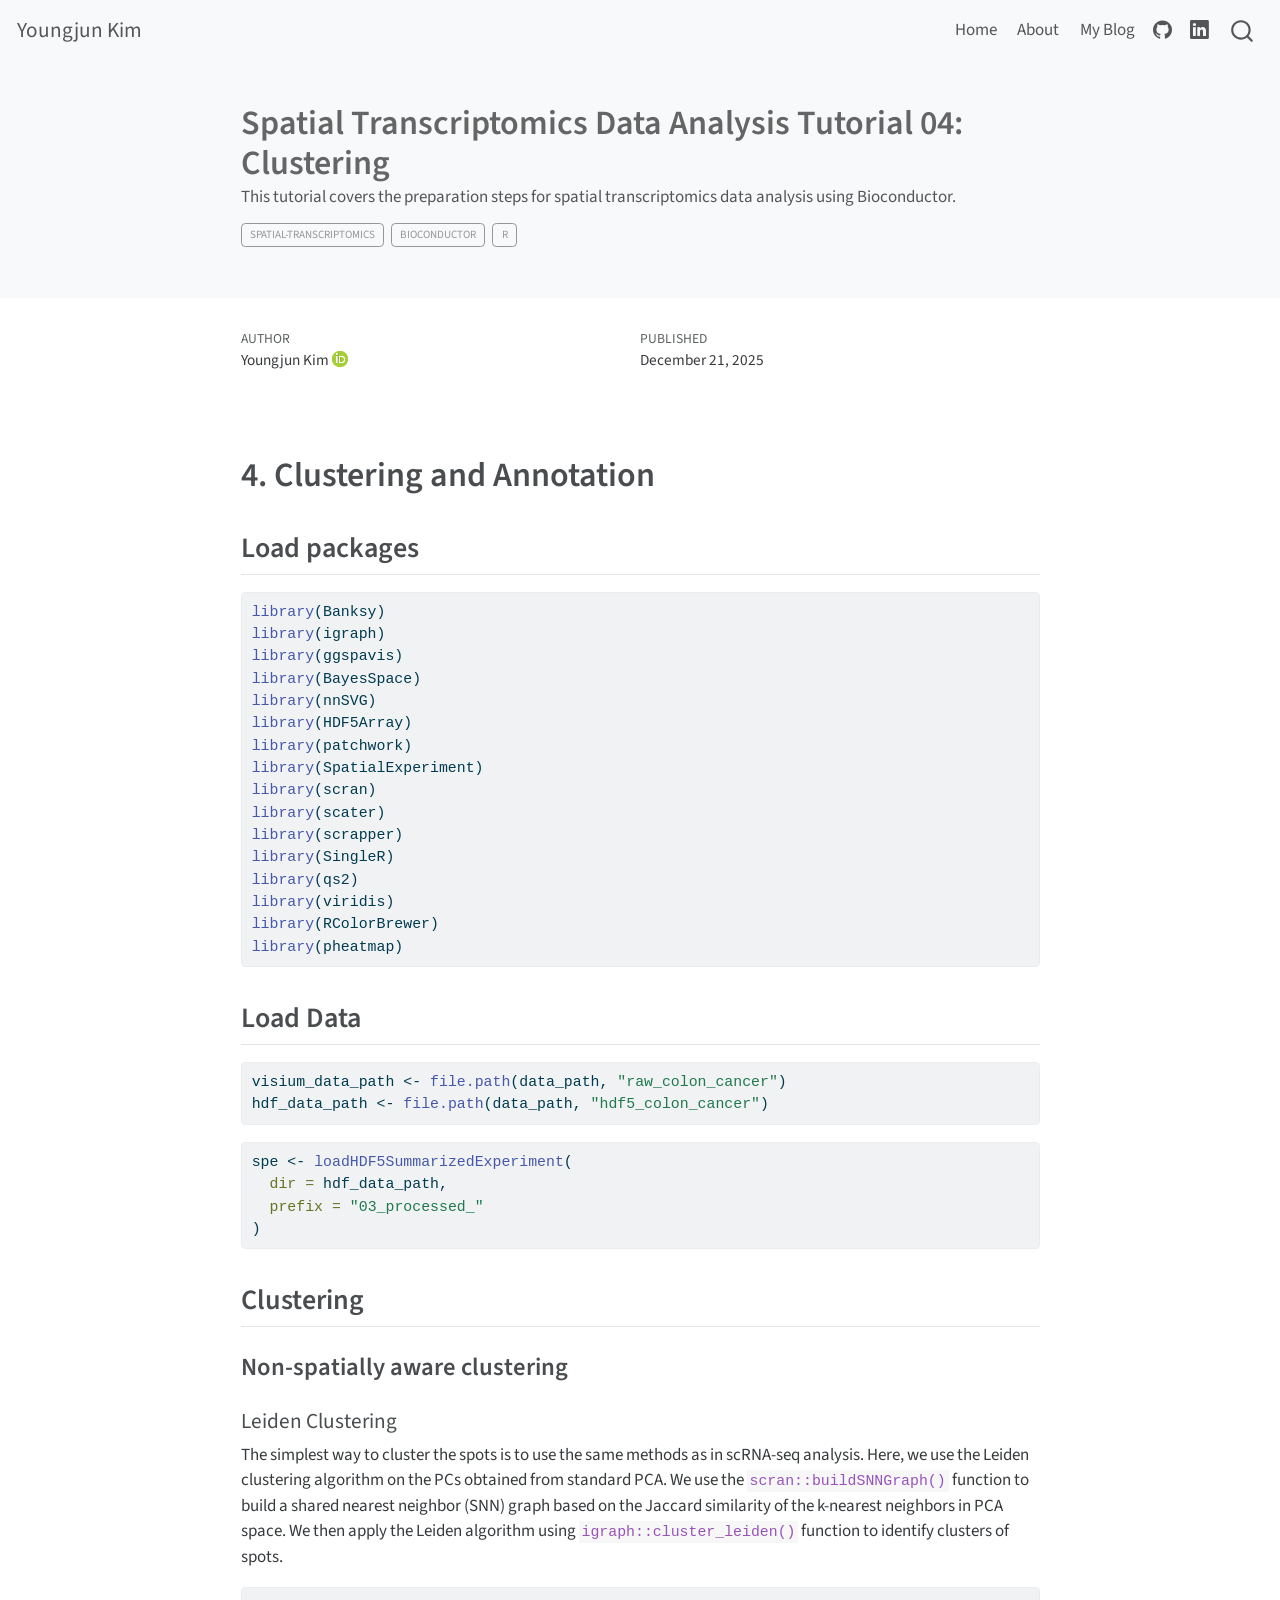
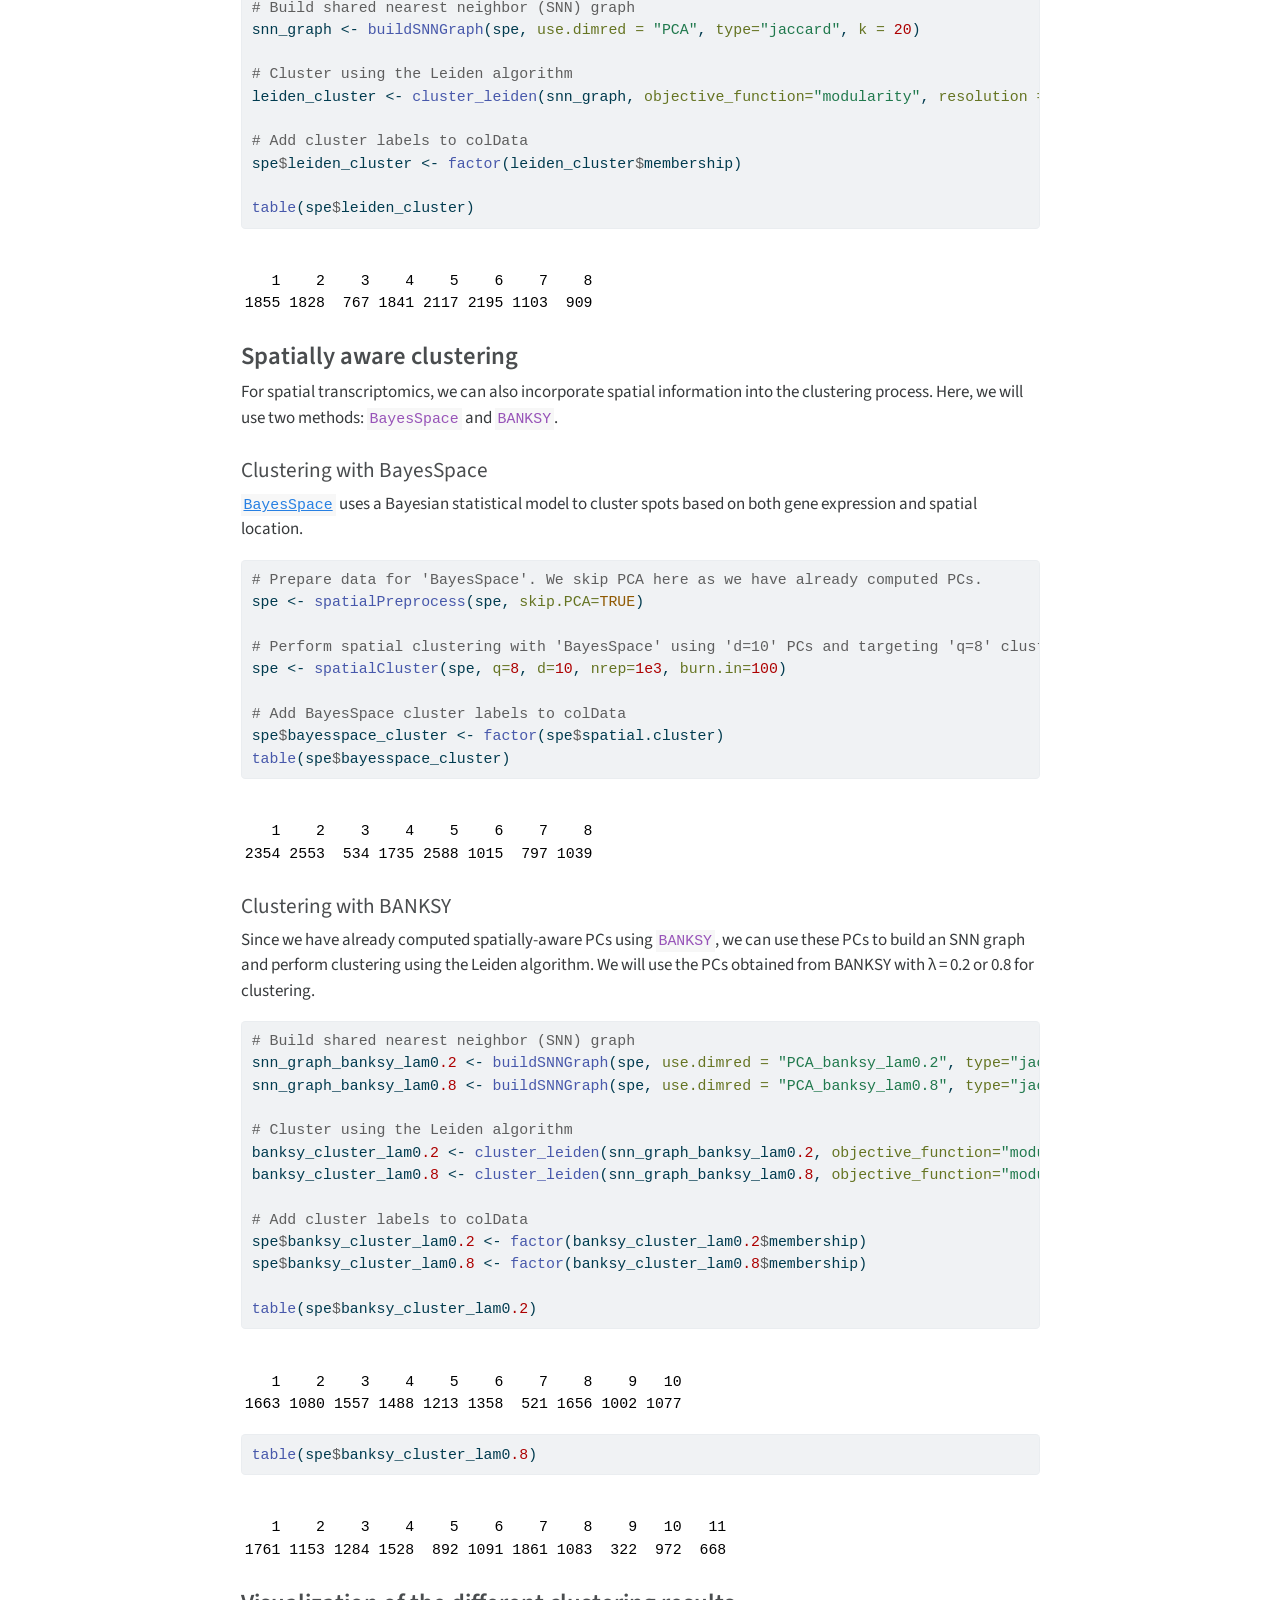
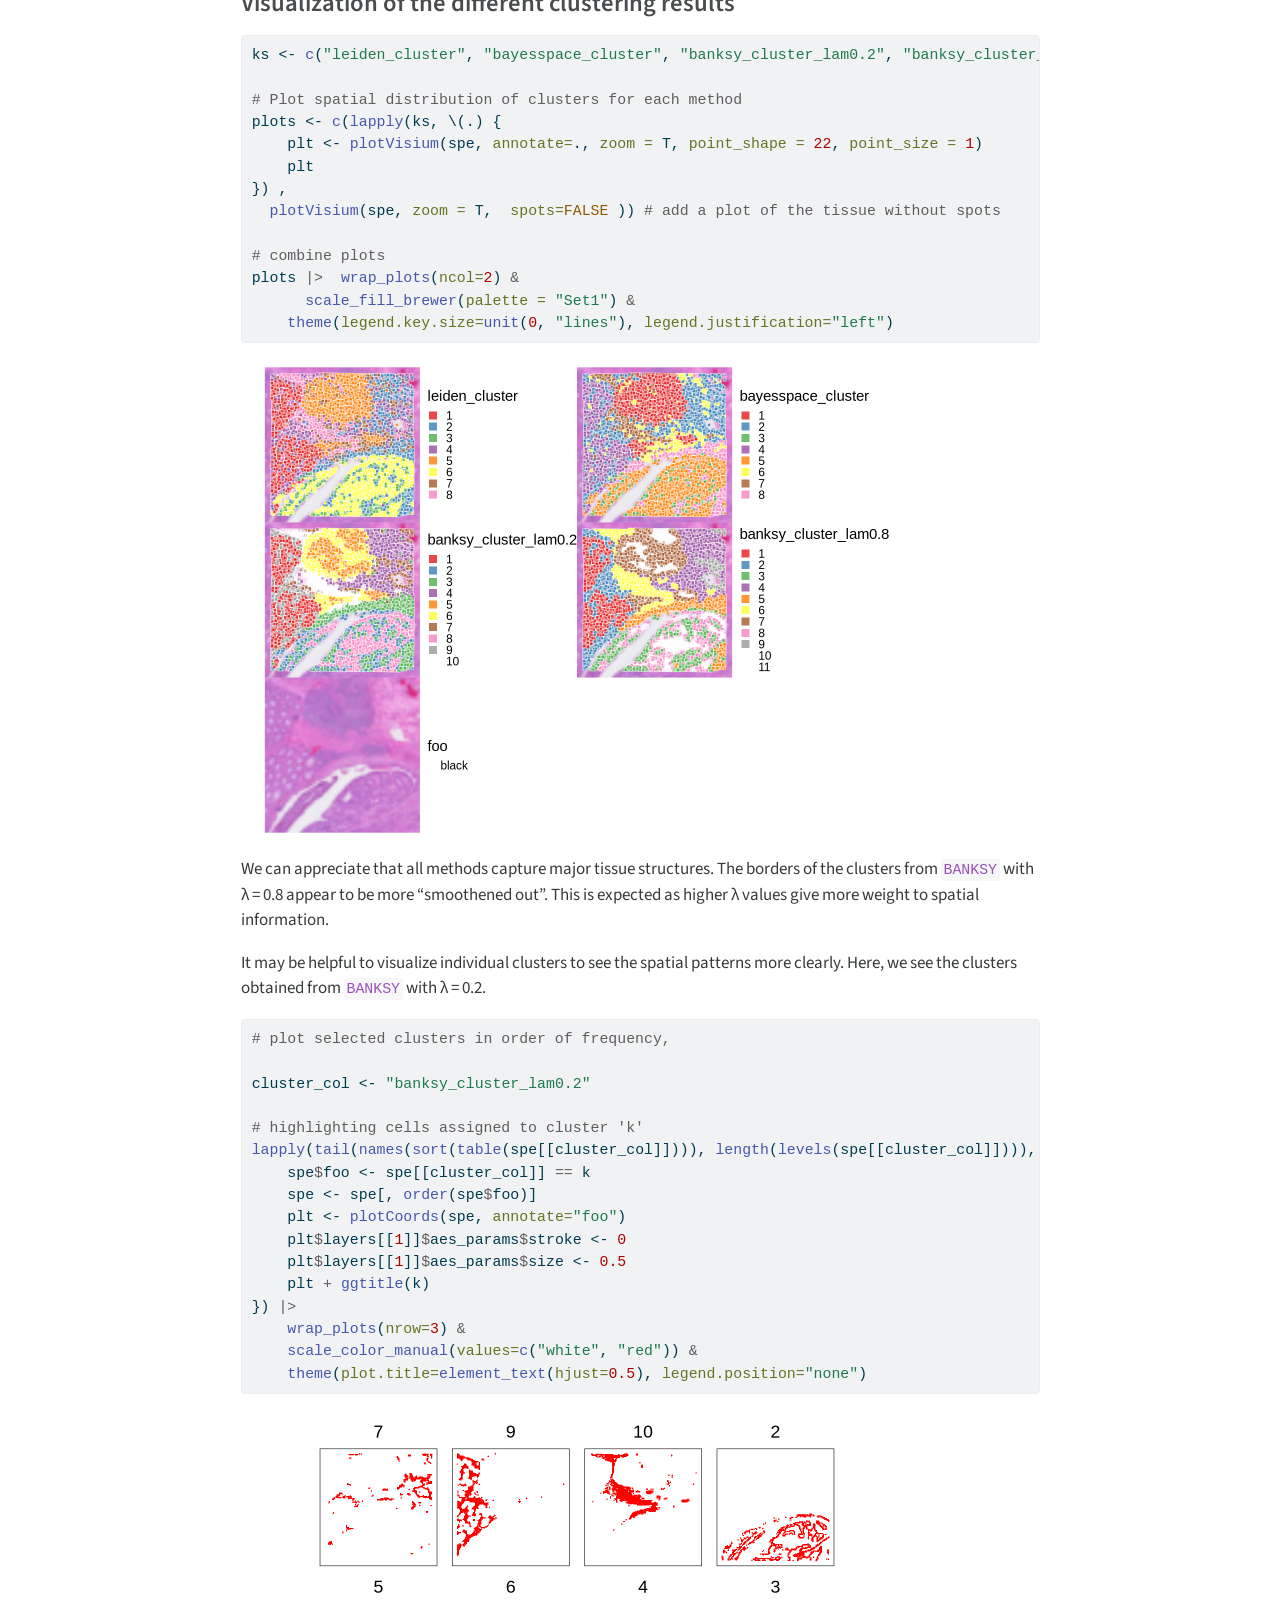
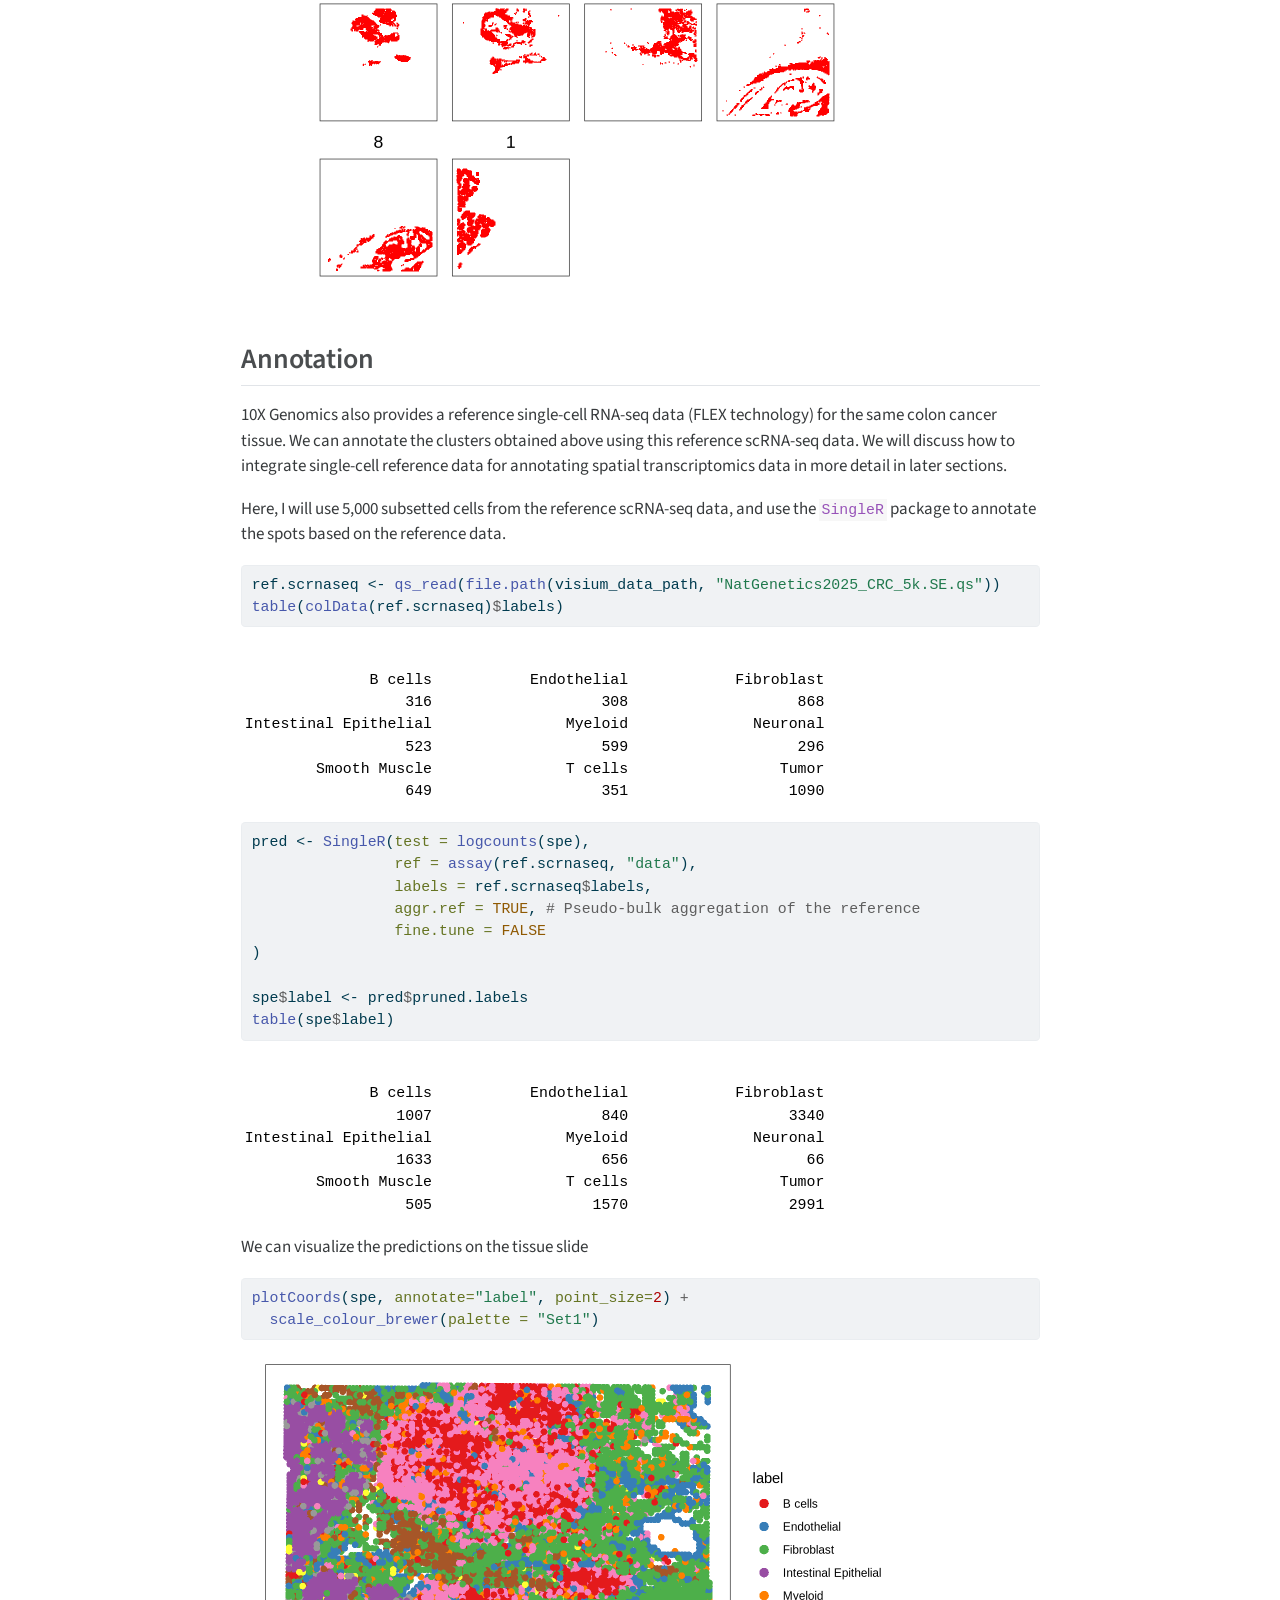
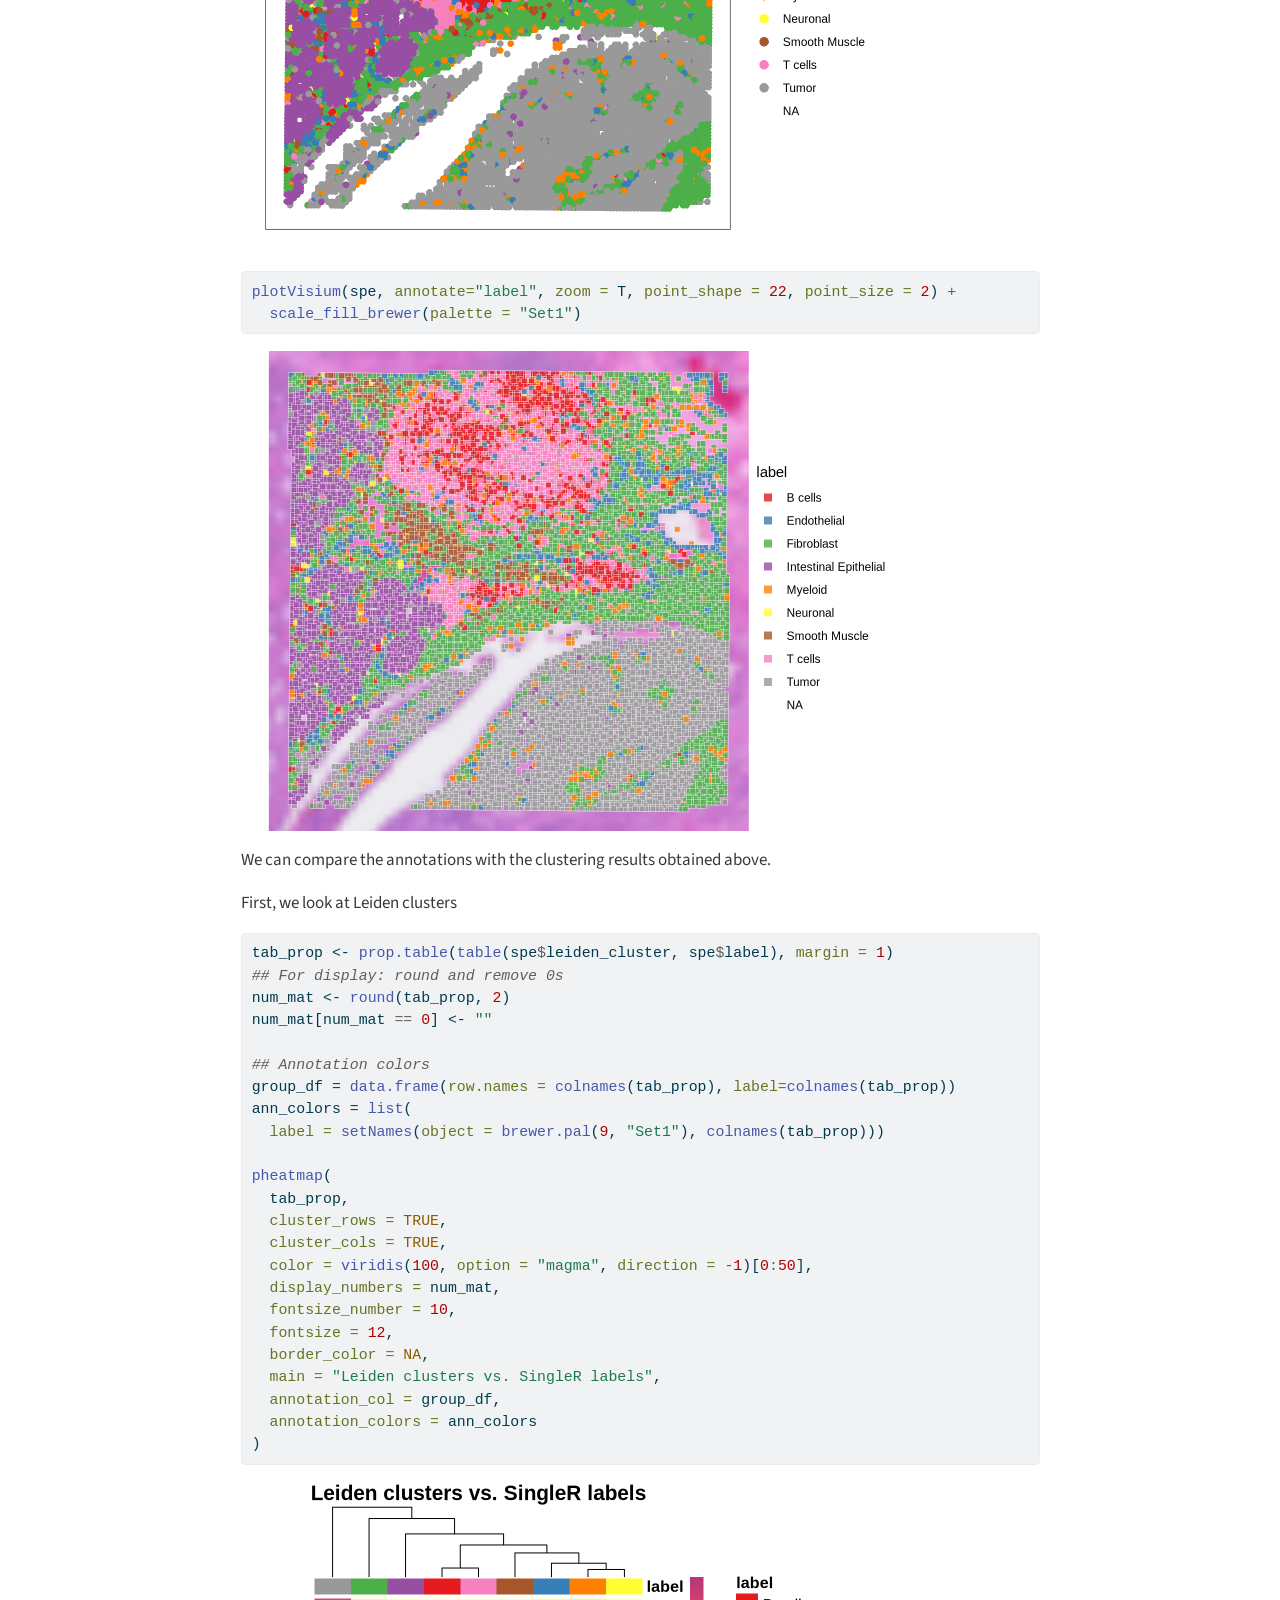
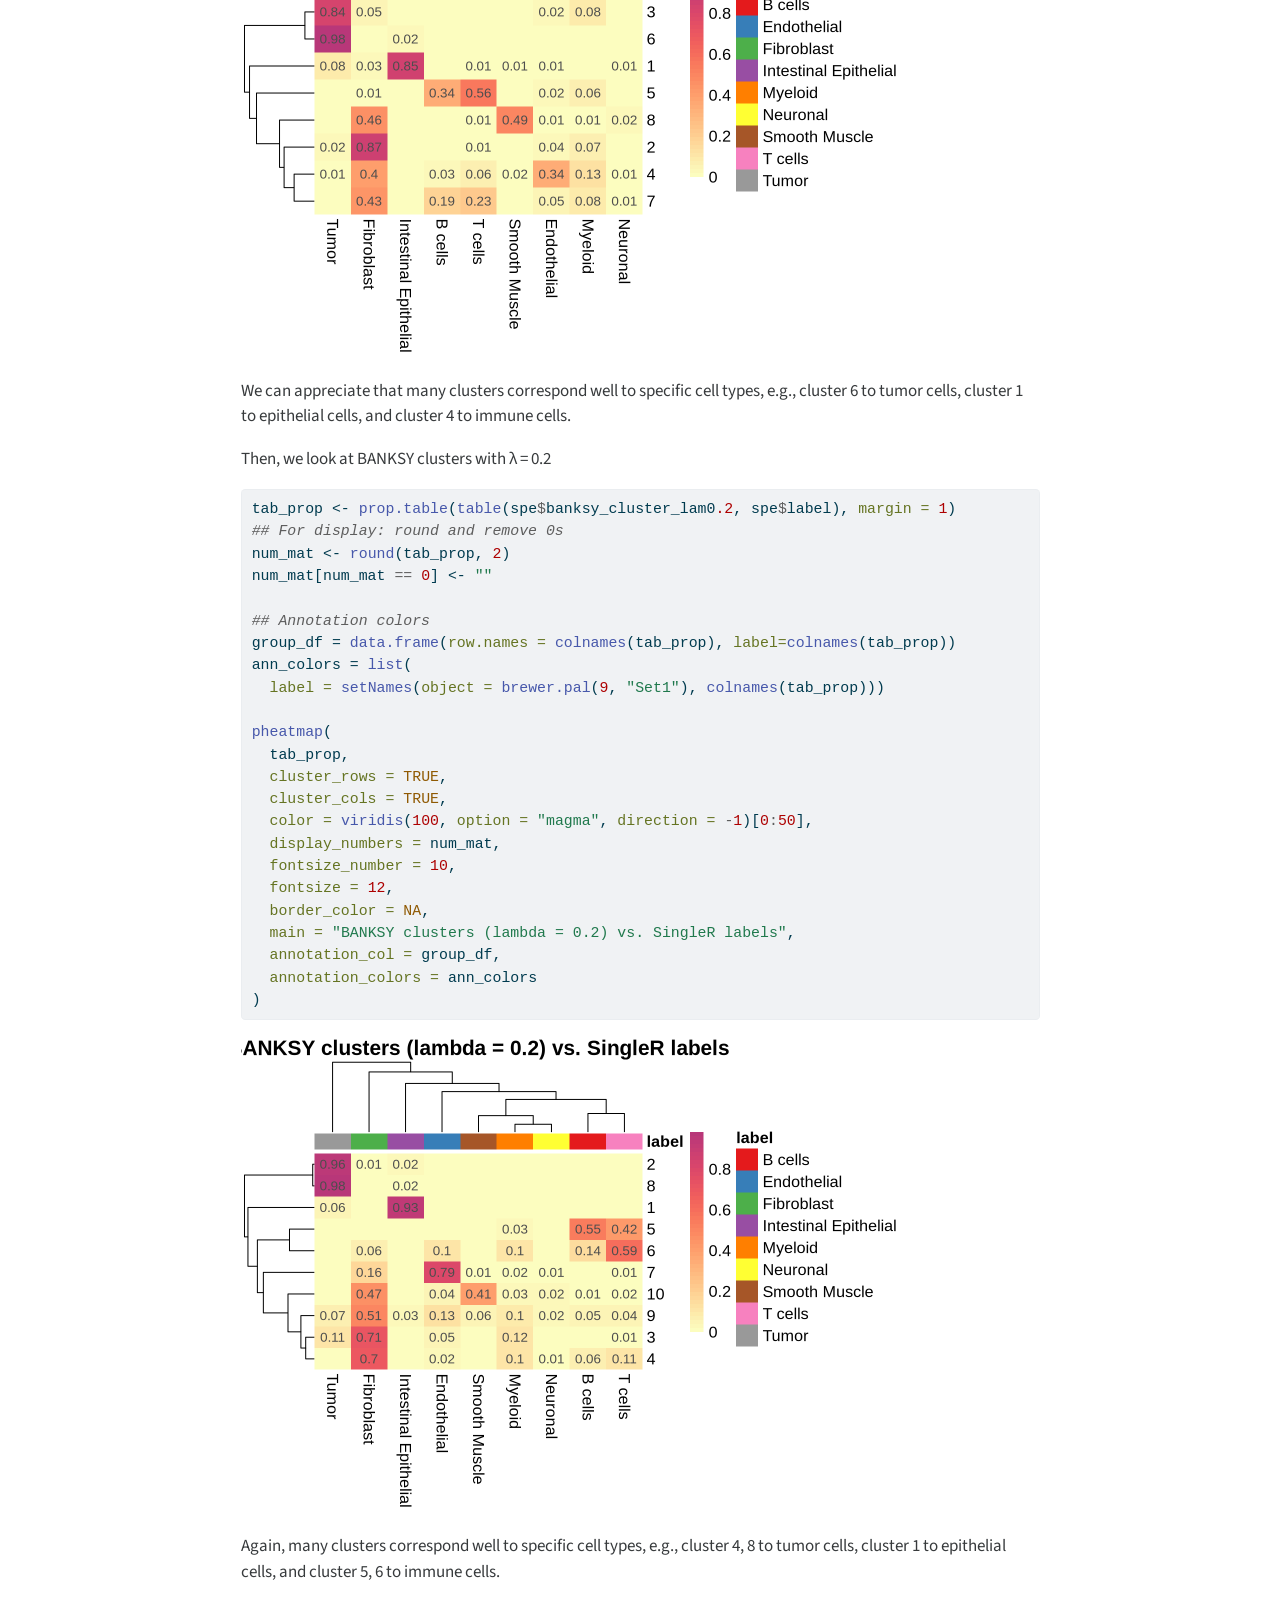
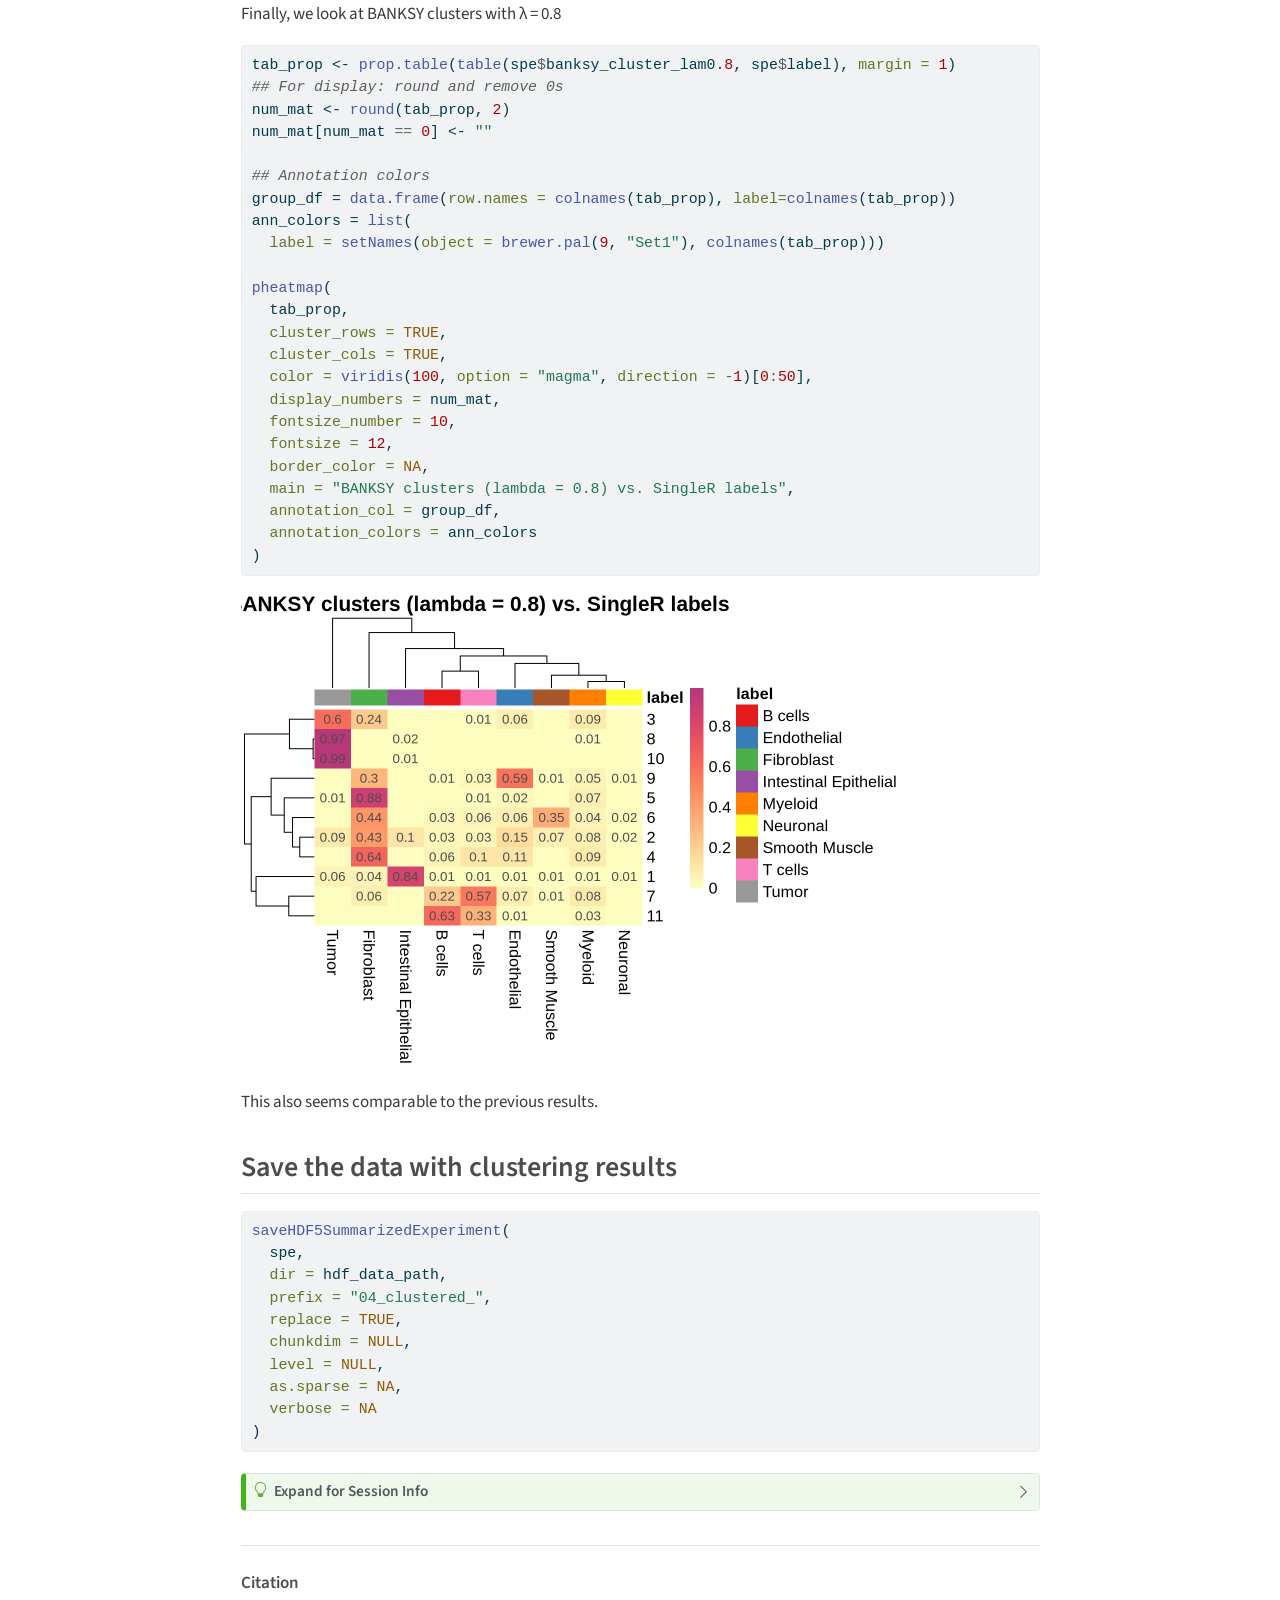
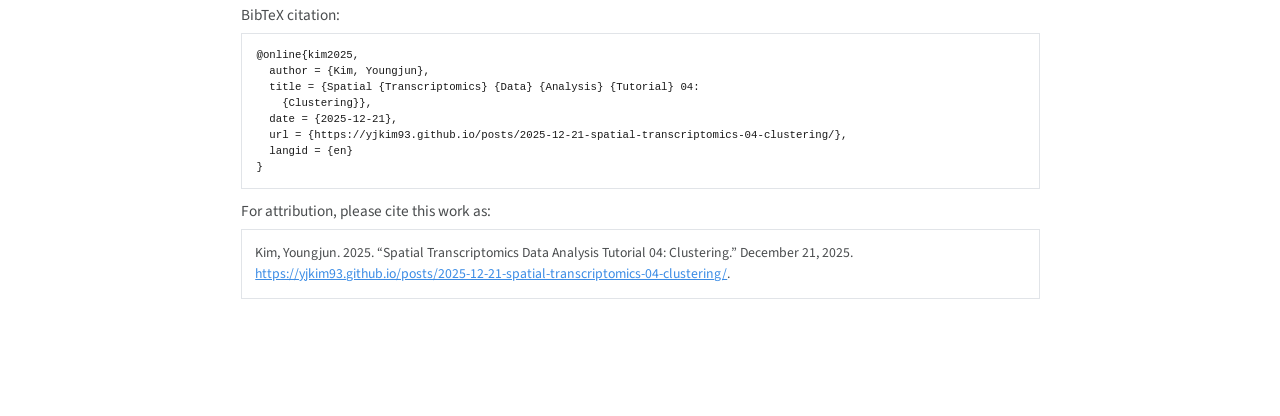
<file: docs/posts/2025-12-21-spatial-transcriptomics-04-clustering/index.html>
<!DOCTYPE html>
<html xmlns="http://www.w3.org/1999/xhtml" lang="en" xml:lang="en"><head>

<meta charset="utf-8">
<meta name="generator" content="quarto-1.3.450">

<meta name="viewport" content="width=device-width, initial-scale=1.0, user-scalable=yes">

<meta name="author" content="Youngjun Kim">
<meta name="dcterms.date" content="2025-12-21">
<meta name="description" content="This tutorial covers the preparation steps for spatial transcriptomics data analysis using Bioconductor.">

<title>Youngjun Kim - Spatial Transcriptomics Data Analysis Tutorial 04: Clustering</title>
<style>
code{white-space: pre-wrap;}
span.smallcaps{font-variant: small-caps;}
div.columns{display: flex; gap: min(4vw, 1.5em);}
div.column{flex: auto; overflow-x: auto;}
div.hanging-indent{margin-left: 1.5em; text-indent: -1.5em;}
ul.task-list{list-style: none;}
ul.task-list li input[type="checkbox"] {
  width: 0.8em;
  margin: 0 0.8em 0.2em -1em; /* quarto-specific, see https://github.com/quarto-dev/quarto-cli/issues/4556 */ 
  vertical-align: middle;
}
/* CSS for syntax highlighting */
pre > code.sourceCode { white-space: pre; position: relative; }
pre > code.sourceCode > span { display: inline-block; line-height: 1.25; }
pre > code.sourceCode > span:empty { height: 1.2em; }
.sourceCode { overflow: visible; }
code.sourceCode > span { color: inherit; text-decoration: inherit; }
div.sourceCode { margin: 1em 0; }
pre.sourceCode { margin: 0; }
@media screen {
div.sourceCode { overflow: auto; }
}
@media print {
pre > code.sourceCode { white-space: pre-wrap; }
pre > code.sourceCode > span { text-indent: -5em; padding-left: 5em; }
}
pre.numberSource code
  { counter-reset: source-line 0; }
pre.numberSource code > span
  { position: relative; left: -4em; counter-increment: source-line; }
pre.numberSource code > span > a:first-child::before
  { content: counter(source-line);
    position: relative; left: -1em; text-align: right; vertical-align: baseline;
    border: none; display: inline-block;
    -webkit-touch-callout: none; -webkit-user-select: none;
    -khtml-user-select: none; -moz-user-select: none;
    -ms-user-select: none; user-select: none;
    padding: 0 4px; width: 4em;
  }
pre.numberSource { margin-left: 3em;  padding-left: 4px; }
div.sourceCode
  {   }
@media screen {
pre > code.sourceCode > span > a:first-child::before { text-decoration: underline; }
}
</style>


<script src="../../site_libs/quarto-nav/quarto-nav.js"></script>
<script src="../../site_libs/quarto-nav/headroom.min.js"></script>
<script src="../../site_libs/clipboard/clipboard.min.js"></script>
<script src="../../site_libs/quarto-search/autocomplete.umd.js"></script>
<script src="../../site_libs/quarto-search/fuse.min.js"></script>
<script src="../../site_libs/quarto-search/quarto-search.js"></script>
<meta name="quarto:offset" content="../../">
<script src="../../site_libs/quarto-html/quarto.js"></script>
<script src="../../site_libs/quarto-html/popper.min.js"></script>
<script src="../../site_libs/quarto-html/tippy.umd.min.js"></script>
<script src="../../site_libs/quarto-html/anchor.min.js"></script>
<link href="../../site_libs/quarto-html/tippy.css" rel="stylesheet">
<link href="../../site_libs/quarto-html/quarto-syntax-highlighting.css" rel="stylesheet" id="quarto-text-highlighting-styles">
<script src="../../site_libs/bootstrap/bootstrap.min.js"></script>
<link href="../../site_libs/bootstrap/bootstrap-icons.css" rel="stylesheet">
<link href="../../site_libs/bootstrap/bootstrap.min.css" rel="stylesheet" id="quarto-bootstrap" data-mode="light">
<script id="quarto-search-options" type="application/json">{
  "location": "navbar",
  "copy-button": false,
  "collapse-after": 3,
  "panel-placement": "end",
  "type": "overlay",
  "limit": 20,
  "language": {
    "search-no-results-text": "No results",
    "search-matching-documents-text": "matching documents",
    "search-copy-link-title": "Copy link to search",
    "search-hide-matches-text": "Hide additional matches",
    "search-more-match-text": "more match in this document",
    "search-more-matches-text": "more matches in this document",
    "search-clear-button-title": "Clear",
    "search-detached-cancel-button-title": "Cancel",
    "search-submit-button-title": "Submit",
    "search-label": "Search"
  }
}</script>


<link rel="stylesheet" href="../../styles.css">
</head>

<body class="nav-fixed fullcontent">

<div id="quarto-search-results"></div>
  <header id="quarto-header" class="headroom fixed-top">
    <nav class="navbar navbar-expand-lg navbar-dark ">
      <div class="navbar-container container-fluid">
      <div class="navbar-brand-container">
    <a class="navbar-brand" href="../../index.html">
    <span class="navbar-title">Youngjun Kim</span>
    </a>
  </div>
            <div id="quarto-search" class="" title="Search"></div>
          <button class="navbar-toggler" type="button" data-bs-toggle="collapse" data-bs-target="#navbarCollapse" aria-controls="navbarCollapse" aria-expanded="false" aria-label="Toggle navigation" onclick="if (window.quartoToggleHeadroom) { window.quartoToggleHeadroom(); }">
  <span class="navbar-toggler-icon"></span>
</button>
          <div class="collapse navbar-collapse" id="navbarCollapse">
            <ul class="navbar-nav navbar-nav-scroll ms-auto">
  <li class="nav-item">
    <a class="nav-link" href="../../index.html" rel="" target="">
 <span class="menu-text">Home</span></a>
  </li>  
  <li class="nav-item">
    <a class="nav-link" href="../../about.html" rel="" target="">
 <span class="menu-text">About</span></a>
  </li>  
  <li class="nav-item">
    <a class="nav-link" href="../../posts.html" rel="" target="">
 <span class="menu-text">My Blog</span></a>
  </li>  
  <li class="nav-item compact">
    <a class="nav-link" href="https://github.com/yjkim93" rel="" target=""><i class="bi bi-github" role="img">
</i> 
 <span class="menu-text"></span></a>
  </li>  
  <li class="nav-item compact">
    <a class="nav-link" href="https://www.linkedin.com/in/yjkimmuno/" rel="" target=""><i class="bi bi-linkedin" role="img">
</i> 
 <span class="menu-text"></span></a>
  </li>  
</ul>
            <div class="quarto-navbar-tools">
</div>
          </div> <!-- /navcollapse -->
      </div> <!-- /container-fluid -->
    </nav>
</header>
<!-- content -->
<header id="title-block-header" class="quarto-title-block default page-columns page-full">
  <div class="quarto-title-banner page-columns page-full">
    <div class="quarto-title column-body">
      <h1 class="title">Spatial Transcriptomics Data Analysis Tutorial 04: Clustering</h1>
                  <div>
        <div class="description">
          This tutorial covers the preparation steps for spatial transcriptomics data analysis using Bioconductor.
        </div>
      </div>
                          <div class="quarto-categories">
                <div class="quarto-category">spatial-transcriptomics</div>
                <div class="quarto-category">bioconductor</div>
                <div class="quarto-category">R</div>
              </div>
                  </div>
  </div>
    
  
  <div class="quarto-title-meta">

      <div>
      <div class="quarto-title-meta-heading">Author</div>
      <div class="quarto-title-meta-contents">
               <p><a href="https://yjkim93.github.io">Youngjun Kim</a> <a href="https://orcid.org/0000-0003-3346-9457" class="quarto-title-author-orcid"> <img src="[data-uri]"></a></p>
            </div>
    </div>
      
      <div>
      <div class="quarto-title-meta-heading">Published</div>
      <div class="quarto-title-meta-contents">
        <p class="date">December 21, 2025</p>
      </div>
    </div>
    
      
    </div>
    
  
  </header><div id="quarto-content" class="quarto-container page-columns page-rows-contents page-layout-article page-navbar">
<!-- sidebar -->
<!-- margin-sidebar -->
    
<!-- main -->
<main class="content quarto-banner-title-block" id="quarto-document-content">




<section id="clustering-and-annotation" class="level1">
<h1>4. Clustering and Annotation</h1>
<section id="load-packages" class="level2">
<h2 class="anchored" data-anchor-id="load-packages">Load packages</h2>
<div class="cell">
<div class="sourceCode cell-code" id="cb1"><pre class="sourceCode r code-with-copy"><code class="sourceCode r"><span id="cb1-1"><a href="#cb1-1" aria-hidden="true" tabindex="-1"></a><span class="fu">library</span>(Banksy)</span>
<span id="cb1-2"><a href="#cb1-2" aria-hidden="true" tabindex="-1"></a><span class="fu">library</span>(igraph)</span>
<span id="cb1-3"><a href="#cb1-3" aria-hidden="true" tabindex="-1"></a><span class="fu">library</span>(ggspavis)</span>
<span id="cb1-4"><a href="#cb1-4" aria-hidden="true" tabindex="-1"></a><span class="fu">library</span>(BayesSpace)</span>
<span id="cb1-5"><a href="#cb1-5" aria-hidden="true" tabindex="-1"></a><span class="fu">library</span>(nnSVG)</span>
<span id="cb1-6"><a href="#cb1-6" aria-hidden="true" tabindex="-1"></a><span class="fu">library</span>(HDF5Array)</span>
<span id="cb1-7"><a href="#cb1-7" aria-hidden="true" tabindex="-1"></a><span class="fu">library</span>(patchwork)</span>
<span id="cb1-8"><a href="#cb1-8" aria-hidden="true" tabindex="-1"></a><span class="fu">library</span>(SpatialExperiment)</span>
<span id="cb1-9"><a href="#cb1-9" aria-hidden="true" tabindex="-1"></a><span class="fu">library</span>(scran) </span>
<span id="cb1-10"><a href="#cb1-10" aria-hidden="true" tabindex="-1"></a><span class="fu">library</span>(scater)</span>
<span id="cb1-11"><a href="#cb1-11" aria-hidden="true" tabindex="-1"></a><span class="fu">library</span>(scrapper)</span>
<span id="cb1-12"><a href="#cb1-12" aria-hidden="true" tabindex="-1"></a><span class="fu">library</span>(SingleR)</span>
<span id="cb1-13"><a href="#cb1-13" aria-hidden="true" tabindex="-1"></a><span class="fu">library</span>(qs2)</span>
<span id="cb1-14"><a href="#cb1-14" aria-hidden="true" tabindex="-1"></a><span class="fu">library</span>(viridis)</span>
<span id="cb1-15"><a href="#cb1-15" aria-hidden="true" tabindex="-1"></a><span class="fu">library</span>(RColorBrewer)</span>
<span id="cb1-16"><a href="#cb1-16" aria-hidden="true" tabindex="-1"></a><span class="fu">library</span>(pheatmap)</span></code><button title="Copy to Clipboard" class="code-copy-button"><i class="bi"></i></button></pre></div>
</div>
</section>
<section id="load-data" class="level2">
<h2 class="anchored" data-anchor-id="load-data">Load Data</h2>
<div class="cell">
<div class="sourceCode cell-code" id="cb2"><pre class="sourceCode r code-with-copy"><code class="sourceCode r"><span id="cb2-1"><a href="#cb2-1" aria-hidden="true" tabindex="-1"></a>visium_data_path <span class="ot">&lt;-</span> <span class="fu">file.path</span>(data_path, <span class="st">"raw_colon_cancer"</span>)</span>
<span id="cb2-2"><a href="#cb2-2" aria-hidden="true" tabindex="-1"></a>hdf_data_path <span class="ot">&lt;-</span> <span class="fu">file.path</span>(data_path, <span class="st">"hdf5_colon_cancer"</span>)</span></code><button title="Copy to Clipboard" class="code-copy-button"><i class="bi"></i></button></pre></div>
</div>
<div class="cell">
<div class="sourceCode cell-code" id="cb3"><pre class="sourceCode r code-with-copy"><code class="sourceCode r"><span id="cb3-1"><a href="#cb3-1" aria-hidden="true" tabindex="-1"></a>spe <span class="ot">&lt;-</span> <span class="fu">loadHDF5SummarizedExperiment</span>(</span>
<span id="cb3-2"><a href="#cb3-2" aria-hidden="true" tabindex="-1"></a>  <span class="at">dir =</span> hdf_data_path,</span>
<span id="cb3-3"><a href="#cb3-3" aria-hidden="true" tabindex="-1"></a>  <span class="at">prefix =</span> <span class="st">"03_processed_"</span></span>
<span id="cb3-4"><a href="#cb3-4" aria-hidden="true" tabindex="-1"></a>)</span></code><button title="Copy to Clipboard" class="code-copy-button"><i class="bi"></i></button></pre></div>
</div>
</section>
<section id="clustering" class="level2">
<h2 class="anchored" data-anchor-id="clustering">Clustering</h2>
<section id="non-spatially-aware-clustering" class="level3">
<h3 class="anchored" data-anchor-id="non-spatially-aware-clustering">Non-spatially aware clustering</h3>
<section id="leiden-clustering" class="level4">
<h4 class="anchored" data-anchor-id="leiden-clustering">Leiden Clustering</h4>
<p>The simplest way to cluster the spots is to use the same methods as in scRNA-seq analysis. Here, we use the Leiden clustering algorithm on the PCs obtained from standard PCA. We use the <code>scran::buildSNNGraph()</code> function to build a shared nearest neighbor (SNN) graph based on the Jaccard similarity of the k-nearest neighbors in PCA space. We then apply the Leiden algorithm using <code>igraph::cluster_leiden()</code> function to identify clusters of spots.</p>
<div class="cell">
<div class="sourceCode cell-code" id="cb4"><pre class="sourceCode r code-with-copy"><code class="sourceCode r"><span id="cb4-1"><a href="#cb4-1" aria-hidden="true" tabindex="-1"></a><span class="co"># Build shared nearest neighbor (SNN) graph</span></span>
<span id="cb4-2"><a href="#cb4-2" aria-hidden="true" tabindex="-1"></a>snn_graph <span class="ot">&lt;-</span> <span class="fu">buildSNNGraph</span>(spe, <span class="at">use.dimred =</span> <span class="st">"PCA"</span>, <span class="at">type=</span><span class="st">"jaccard"</span>, <span class="at">k =</span> <span class="dv">20</span>)</span>
<span id="cb4-3"><a href="#cb4-3" aria-hidden="true" tabindex="-1"></a></span>
<span id="cb4-4"><a href="#cb4-4" aria-hidden="true" tabindex="-1"></a><span class="co"># Cluster using the Leiden algorithm</span></span>
<span id="cb4-5"><a href="#cb4-5" aria-hidden="true" tabindex="-1"></a>leiden_cluster <span class="ot">&lt;-</span> <span class="fu">cluster_leiden</span>(snn_graph, <span class="at">objective_function=</span><span class="st">"modularity"</span>, <span class="at">resolution =</span> <span class="fl">0.6</span>)</span>
<span id="cb4-6"><a href="#cb4-6" aria-hidden="true" tabindex="-1"></a></span>
<span id="cb4-7"><a href="#cb4-7" aria-hidden="true" tabindex="-1"></a><span class="co"># Add cluster labels to colData</span></span>
<span id="cb4-8"><a href="#cb4-8" aria-hidden="true" tabindex="-1"></a>spe<span class="sc">$</span>leiden_cluster <span class="ot">&lt;-</span> <span class="fu">factor</span>(leiden_cluster<span class="sc">$</span>membership)</span>
<span id="cb4-9"><a href="#cb4-9" aria-hidden="true" tabindex="-1"></a></span>
<span id="cb4-10"><a href="#cb4-10" aria-hidden="true" tabindex="-1"></a><span class="fu">table</span>(spe<span class="sc">$</span>leiden_cluster)</span></code><button title="Copy to Clipboard" class="code-copy-button"><i class="bi"></i></button></pre></div>
<div class="cell-output cell-output-stdout">
<pre><code>
   1    2    3    4    5    6    7    8 
1855 1828  767 1841 2117 2195 1103  909 </code></pre>
</div>
</div>
</section>
</section>
<section id="spatially-aware-clustering" class="level3">
<h3 class="anchored" data-anchor-id="spatially-aware-clustering">Spatially aware clustering</h3>
<p>For spatial transcriptomics, we can also incorporate spatial information into the clustering process. Here, we will use two methods: <code>BayesSpace</code> and <code>BANKSY</code>.</p>
<section id="clustering-with-bayesspace" class="level4">
<h4 class="anchored" data-anchor-id="clustering-with-bayesspace">Clustering with BayesSpace</h4>
<p><a href="https://www.nature.com/articles/s41587-021-00935-2"><code>BayesSpace</code></a> uses a Bayesian statistical model to cluster spots based on both gene expression and spatial location.</p>
<div class="cell">
<div class="sourceCode cell-code" id="cb6"><pre class="sourceCode r code-with-copy"><code class="sourceCode r"><span id="cb6-1"><a href="#cb6-1" aria-hidden="true" tabindex="-1"></a><span class="co"># Prepare data for 'BayesSpace'. We skip PCA here as we have already computed PCs.</span></span>
<span id="cb6-2"><a href="#cb6-2" aria-hidden="true" tabindex="-1"></a>spe <span class="ot">&lt;-</span> <span class="fu">spatialPreprocess</span>(spe, <span class="at">skip.PCA=</span><span class="cn">TRUE</span>)</span>
<span id="cb6-3"><a href="#cb6-3" aria-hidden="true" tabindex="-1"></a></span>
<span id="cb6-4"><a href="#cb6-4" aria-hidden="true" tabindex="-1"></a><span class="co"># Perform spatial clustering with 'BayesSpace' using 'd=10' PCs and targeting 'q=8' clusters</span></span>
<span id="cb6-5"><a href="#cb6-5" aria-hidden="true" tabindex="-1"></a>spe <span class="ot">&lt;-</span> <span class="fu">spatialCluster</span>(spe, <span class="at">q=</span><span class="dv">8</span>, <span class="at">d=</span><span class="dv">10</span>, <span class="at">nrep=</span><span class="fl">1e3</span>, <span class="at">burn.in=</span><span class="dv">100</span>) </span>
<span id="cb6-6"><a href="#cb6-6" aria-hidden="true" tabindex="-1"></a></span>
<span id="cb6-7"><a href="#cb6-7" aria-hidden="true" tabindex="-1"></a><span class="co"># Add BayesSpace cluster labels to colData</span></span>
<span id="cb6-8"><a href="#cb6-8" aria-hidden="true" tabindex="-1"></a>spe<span class="sc">$</span>bayesspace_cluster <span class="ot">&lt;-</span> <span class="fu">factor</span>(spe<span class="sc">$</span>spatial.cluster)</span>
<span id="cb6-9"><a href="#cb6-9" aria-hidden="true" tabindex="-1"></a><span class="fu">table</span>(spe<span class="sc">$</span>bayesspace_cluster)</span></code><button title="Copy to Clipboard" class="code-copy-button"><i class="bi"></i></button></pre></div>
<div class="cell-output cell-output-stdout">
<pre><code>
   1    2    3    4    5    6    7    8 
2354 2553  534 1735 2588 1015  797 1039 </code></pre>
</div>
</div>
</section>
<section id="clustering-with-banksy" class="level4">
<h4 class="anchored" data-anchor-id="clustering-with-banksy">Clustering with BANKSY</h4>
<p>Since we have already computed spatially-aware PCs using <code>BANKSY</code>, we can use these PCs to build an SNN graph and perform clustering using the Leiden algorithm. We will use the PCs obtained from BANKSY with λ = 0.2 or 0.8 for clustering.</p>
<div class="cell">
<div class="sourceCode cell-code" id="cb8"><pre class="sourceCode r code-with-copy"><code class="sourceCode r"><span id="cb8-1"><a href="#cb8-1" aria-hidden="true" tabindex="-1"></a><span class="co"># Build shared nearest neighbor (SNN) graph</span></span>
<span id="cb8-2"><a href="#cb8-2" aria-hidden="true" tabindex="-1"></a>snn_graph_banksy_lam0<span class="fl">.2</span> <span class="ot">&lt;-</span> <span class="fu">buildSNNGraph</span>(spe, <span class="at">use.dimred =</span> <span class="st">"PCA_banksy_lam0.2"</span>, <span class="at">type=</span><span class="st">"jaccard"</span>, <span class="at">k =</span> <span class="dv">20</span>)</span>
<span id="cb8-3"><a href="#cb8-3" aria-hidden="true" tabindex="-1"></a>snn_graph_banksy_lam0<span class="fl">.8</span> <span class="ot">&lt;-</span> <span class="fu">buildSNNGraph</span>(spe, <span class="at">use.dimred =</span> <span class="st">"PCA_banksy_lam0.8"</span>, <span class="at">type=</span><span class="st">"jaccard"</span>, <span class="at">k =</span> <span class="dv">20</span>)</span>
<span id="cb8-4"><a href="#cb8-4" aria-hidden="true" tabindex="-1"></a></span>
<span id="cb8-5"><a href="#cb8-5" aria-hidden="true" tabindex="-1"></a><span class="co"># Cluster using the Leiden algorithm</span></span>
<span id="cb8-6"><a href="#cb8-6" aria-hidden="true" tabindex="-1"></a>banksy_cluster_lam0<span class="fl">.2</span> <span class="ot">&lt;-</span> <span class="fu">cluster_leiden</span>(snn_graph_banksy_lam0<span class="fl">.2</span>, <span class="at">objective_function=</span><span class="st">"modularity"</span>, <span class="at">resolution =</span> <span class="fl">0.6</span>)</span>
<span id="cb8-7"><a href="#cb8-7" aria-hidden="true" tabindex="-1"></a>banksy_cluster_lam0<span class="fl">.8</span> <span class="ot">&lt;-</span> <span class="fu">cluster_leiden</span>(snn_graph_banksy_lam0<span class="fl">.8</span>, <span class="at">objective_function=</span><span class="st">"modularity"</span>, <span class="at">resolution =</span> <span class="fl">0.6</span>)</span>
<span id="cb8-8"><a href="#cb8-8" aria-hidden="true" tabindex="-1"></a></span>
<span id="cb8-9"><a href="#cb8-9" aria-hidden="true" tabindex="-1"></a><span class="co"># Add cluster labels to colData</span></span>
<span id="cb8-10"><a href="#cb8-10" aria-hidden="true" tabindex="-1"></a>spe<span class="sc">$</span>banksy_cluster_lam0<span class="fl">.2</span> <span class="ot">&lt;-</span> <span class="fu">factor</span>(banksy_cluster_lam0<span class="fl">.2</span><span class="sc">$</span>membership)</span>
<span id="cb8-11"><a href="#cb8-11" aria-hidden="true" tabindex="-1"></a>spe<span class="sc">$</span>banksy_cluster_lam0<span class="fl">.8</span> <span class="ot">&lt;-</span> <span class="fu">factor</span>(banksy_cluster_lam0<span class="fl">.8</span><span class="sc">$</span>membership)</span>
<span id="cb8-12"><a href="#cb8-12" aria-hidden="true" tabindex="-1"></a></span>
<span id="cb8-13"><a href="#cb8-13" aria-hidden="true" tabindex="-1"></a><span class="fu">table</span>(spe<span class="sc">$</span>banksy_cluster_lam0<span class="fl">.2</span>)</span></code><button title="Copy to Clipboard" class="code-copy-button"><i class="bi"></i></button></pre></div>
<div class="cell-output cell-output-stdout">
<pre><code>
   1    2    3    4    5    6    7    8    9   10 
1663 1080 1557 1488 1213 1358  521 1656 1002 1077 </code></pre>
</div>
<div class="sourceCode cell-code" id="cb10"><pre class="sourceCode r code-with-copy"><code class="sourceCode r"><span id="cb10-1"><a href="#cb10-1" aria-hidden="true" tabindex="-1"></a><span class="fu">table</span>(spe<span class="sc">$</span>banksy_cluster_lam0<span class="fl">.8</span>)</span></code><button title="Copy to Clipboard" class="code-copy-button"><i class="bi"></i></button></pre></div>
<div class="cell-output cell-output-stdout">
<pre><code>
   1    2    3    4    5    6    7    8    9   10   11 
1761 1153 1284 1528  892 1091 1861 1083  322  972  668 </code></pre>
</div>
</div>
</section>
</section>
<section id="visualization-of-the-different-clustering-results" class="level3">
<h3 class="anchored" data-anchor-id="visualization-of-the-different-clustering-results">Visualization of the different clustering results</h3>
<div class="cell">
<div class="sourceCode cell-code" id="cb12"><pre class="sourceCode r code-with-copy"><code class="sourceCode r"><span id="cb12-1"><a href="#cb12-1" aria-hidden="true" tabindex="-1"></a>ks <span class="ot">&lt;-</span> <span class="fu">c</span>(<span class="st">"leiden_cluster"</span>, <span class="st">"bayesspace_cluster"</span>, <span class="st">"banksy_cluster_lam0.2"</span>, <span class="st">"banksy_cluster_lam0.8"</span>) </span>
<span id="cb12-2"><a href="#cb12-2" aria-hidden="true" tabindex="-1"></a></span>
<span id="cb12-3"><a href="#cb12-3" aria-hidden="true" tabindex="-1"></a><span class="co"># Plot spatial distribution of clusters for each method</span></span>
<span id="cb12-4"><a href="#cb12-4" aria-hidden="true" tabindex="-1"></a>plots <span class="ot">&lt;-</span> <span class="fu">c</span>(<span class="fu">lapply</span>(ks, \(.) {</span>
<span id="cb12-5"><a href="#cb12-5" aria-hidden="true" tabindex="-1"></a>    plt <span class="ot">&lt;-</span> <span class="fu">plotVisium</span>(spe, <span class="at">annotate=</span>., <span class="at">zoom =</span> T, <span class="at">point_shape =</span> <span class="dv">22</span>, <span class="at">point_size =</span> <span class="dv">1</span>)</span>
<span id="cb12-6"><a href="#cb12-6" aria-hidden="true" tabindex="-1"></a>    plt</span>
<span id="cb12-7"><a href="#cb12-7" aria-hidden="true" tabindex="-1"></a>}) ,  </span>
<span id="cb12-8"><a href="#cb12-8" aria-hidden="true" tabindex="-1"></a>  <span class="fu">plotVisium</span>(spe, <span class="at">zoom =</span> T,  <span class="at">spots=</span><span class="cn">FALSE</span> )) <span class="co"># add a plot of the tissue without spots</span></span>
<span id="cb12-9"><a href="#cb12-9" aria-hidden="true" tabindex="-1"></a></span>
<span id="cb12-10"><a href="#cb12-10" aria-hidden="true" tabindex="-1"></a><span class="co"># combine plots</span></span>
<span id="cb12-11"><a href="#cb12-11" aria-hidden="true" tabindex="-1"></a>plots <span class="sc">|&gt;</span>  <span class="fu">wrap_plots</span>(<span class="at">ncol=</span><span class="dv">2</span>) <span class="sc">&amp;</span></span>
<span id="cb12-12"><a href="#cb12-12" aria-hidden="true" tabindex="-1"></a>      <span class="fu">scale_fill_brewer</span>(<span class="at">palette =</span> <span class="st">"Set1"</span>) <span class="sc">&amp;</span></span>
<span id="cb12-13"><a href="#cb12-13" aria-hidden="true" tabindex="-1"></a>    <span class="fu">theme</span>(<span class="at">legend.key.size=</span><span class="fu">unit</span>(<span class="dv">0</span>, <span class="st">"lines"</span>), <span class="at">legend.justification=</span><span class="st">"left"</span>)</span></code><button title="Copy to Clipboard" class="code-copy-button"><i class="bi"></i></button></pre></div>
<div class="cell-output-display">
<p><img src="index_files/figure-html/plot-clustering-results-1.png" class="img-fluid" width="672"></p>
</div>
</div>
<p>We can appreciate that all methods capture major tissue structures. The borders of the clusters from <code>BANKSY</code> with λ = 0.8 appear to be more “smoothened out”. This is expected as higher λ values give more weight to spatial information.</p>
<p>It may be helpful to visualize individual clusters to see the spatial patterns more clearly. Here, we see the clusters obtained from <code>BANKSY</code> with λ = 0.2.</p>
<div class="cell">
<div class="sourceCode cell-code" id="cb13"><pre class="sourceCode r code-with-copy"><code class="sourceCode r"><span id="cb13-1"><a href="#cb13-1" aria-hidden="true" tabindex="-1"></a><span class="co"># plot selected clusters in order of frequency,</span></span>
<span id="cb13-2"><a href="#cb13-2" aria-hidden="true" tabindex="-1"></a></span>
<span id="cb13-3"><a href="#cb13-3" aria-hidden="true" tabindex="-1"></a>cluster_col <span class="ot">&lt;-</span> <span class="st">"banksy_cluster_lam0.2"</span></span>
<span id="cb13-4"><a href="#cb13-4" aria-hidden="true" tabindex="-1"></a></span>
<span id="cb13-5"><a href="#cb13-5" aria-hidden="true" tabindex="-1"></a><span class="co"># highlighting cells assigned to cluster 'k'</span></span>
<span id="cb13-6"><a href="#cb13-6" aria-hidden="true" tabindex="-1"></a><span class="fu">lapply</span>(<span class="fu">tail</span>(<span class="fu">names</span>(<span class="fu">sort</span>(<span class="fu">table</span>(spe[[cluster_col]]))), <span class="fu">length</span>(<span class="fu">levels</span>(spe[[cluster_col]]))), \(k) {</span>
<span id="cb13-7"><a href="#cb13-7" aria-hidden="true" tabindex="-1"></a>    spe<span class="sc">$</span>foo <span class="ot">&lt;-</span> spe[[cluster_col]] <span class="sc">==</span> k</span>
<span id="cb13-8"><a href="#cb13-8" aria-hidden="true" tabindex="-1"></a>    spe <span class="ot">&lt;-</span> spe[, <span class="fu">order</span>(spe<span class="sc">$</span>foo)]</span>
<span id="cb13-9"><a href="#cb13-9" aria-hidden="true" tabindex="-1"></a>    plt <span class="ot">&lt;-</span> <span class="fu">plotCoords</span>(spe, <span class="at">annotate=</span><span class="st">"foo"</span>)</span>
<span id="cb13-10"><a href="#cb13-10" aria-hidden="true" tabindex="-1"></a>    plt<span class="sc">$</span>layers[[<span class="dv">1</span>]]<span class="sc">$</span>aes_params<span class="sc">$</span>stroke <span class="ot">&lt;-</span> <span class="dv">0</span></span>
<span id="cb13-11"><a href="#cb13-11" aria-hidden="true" tabindex="-1"></a>    plt<span class="sc">$</span>layers[[<span class="dv">1</span>]]<span class="sc">$</span>aes_params<span class="sc">$</span>size <span class="ot">&lt;-</span> <span class="fl">0.5</span></span>
<span id="cb13-12"><a href="#cb13-12" aria-hidden="true" tabindex="-1"></a>    plt <span class="sc">+</span> <span class="fu">ggtitle</span>(k)</span>
<span id="cb13-13"><a href="#cb13-13" aria-hidden="true" tabindex="-1"></a>}) <span class="sc">|&gt;</span></span>
<span id="cb13-14"><a href="#cb13-14" aria-hidden="true" tabindex="-1"></a>    <span class="fu">wrap_plots</span>(<span class="at">nrow=</span><span class="dv">3</span>) <span class="sc">&amp;</span></span>
<span id="cb13-15"><a href="#cb13-15" aria-hidden="true" tabindex="-1"></a>    <span class="fu">scale_color_manual</span>(<span class="at">values=</span><span class="fu">c</span>(<span class="st">"white"</span>, <span class="st">"red"</span>)) <span class="sc">&amp;</span></span>
<span id="cb13-16"><a href="#cb13-16" aria-hidden="true" tabindex="-1"></a>    <span class="fu">theme</span>(<span class="at">plot.title=</span><span class="fu">element_text</span>(<span class="at">hjust=</span><span class="fl">0.5</span>), <span class="at">legend.position=</span><span class="st">"none"</span>)</span></code><button title="Copy to Clipboard" class="code-copy-button"><i class="bi"></i></button></pre></div>
<div class="cell-output-display">
<p><img src="index_files/figure-html/plot-individual-clusters-1.png" class="img-fluid" width="672"></p>
</div>
</div>
</section>
</section>
<section id="annotation" class="level2">
<h2 class="anchored" data-anchor-id="annotation">Annotation</h2>
<p>10X Genomics also provides a reference single-cell RNA-seq data (FLEX technology) for the same colon cancer tissue. We can annotate the clusters obtained above using this reference scRNA-seq data. We will discuss how to integrate single-cell reference data for annotating spatial transcriptomics data in more detail in later sections.</p>
<p>Here, I will use 5,000 subsetted cells from the reference scRNA-seq data, and use the <code>SingleR</code> package to annotate the spots based on the reference data.</p>
<div class="cell">
<div class="sourceCode cell-code" id="cb14"><pre class="sourceCode r code-with-copy"><code class="sourceCode r"><span id="cb14-1"><a href="#cb14-1" aria-hidden="true" tabindex="-1"></a>ref.scrnaseq <span class="ot">&lt;-</span> <span class="fu">qs_read</span>(<span class="fu">file.path</span>(visium_data_path, <span class="st">"NatGenetics2025_CRC_5k.SE.qs"</span>))</span>
<span id="cb14-2"><a href="#cb14-2" aria-hidden="true" tabindex="-1"></a><span class="fu">table</span>(<span class="fu">colData</span>(ref.scrnaseq)<span class="sc">$</span>labels)</span></code><button title="Copy to Clipboard" class="code-copy-button"><i class="bi"></i></button></pre></div>
<div class="cell-output cell-output-stdout">
<pre><code>
              B cells           Endothelial            Fibroblast 
                  316                   308                   868 
Intestinal Epithelial               Myeloid              Neuronal 
                  523                   599                   296 
        Smooth Muscle               T cells                 Tumor 
                  649                   351                  1090 </code></pre>
</div>
</div>
<div class="cell">
<div class="sourceCode cell-code" id="cb16"><pre class="sourceCode r code-with-copy"><code class="sourceCode r"><span id="cb16-1"><a href="#cb16-1" aria-hidden="true" tabindex="-1"></a>pred <span class="ot">&lt;-</span> <span class="fu">SingleR</span>(<span class="at">test =</span> <span class="fu">logcounts</span>(spe),</span>
<span id="cb16-2"><a href="#cb16-2" aria-hidden="true" tabindex="-1"></a>                <span class="at">ref =</span> <span class="fu">assay</span>(ref.scrnaseq, <span class="st">"data"</span>),</span>
<span id="cb16-3"><a href="#cb16-3" aria-hidden="true" tabindex="-1"></a>                <span class="at">labels =</span> ref.scrnaseq<span class="sc">$</span>labels,</span>
<span id="cb16-4"><a href="#cb16-4" aria-hidden="true" tabindex="-1"></a>                <span class="at">aggr.ref =</span> <span class="cn">TRUE</span>, <span class="co"># Pseudo-bulk aggregation of the reference</span></span>
<span id="cb16-5"><a href="#cb16-5" aria-hidden="true" tabindex="-1"></a>                <span class="at">fine.tune =</span> <span class="cn">FALSE</span></span>
<span id="cb16-6"><a href="#cb16-6" aria-hidden="true" tabindex="-1"></a>)</span>
<span id="cb16-7"><a href="#cb16-7" aria-hidden="true" tabindex="-1"></a></span>
<span id="cb16-8"><a href="#cb16-8" aria-hidden="true" tabindex="-1"></a>spe<span class="sc">$</span>label <span class="ot">&lt;-</span> pred<span class="sc">$</span>pruned.labels</span>
<span id="cb16-9"><a href="#cb16-9" aria-hidden="true" tabindex="-1"></a><span class="fu">table</span>(spe<span class="sc">$</span>label)</span></code><button title="Copy to Clipboard" class="code-copy-button"><i class="bi"></i></button></pre></div>
<div class="cell-output cell-output-stdout">
<pre><code>
              B cells           Endothelial            Fibroblast 
                 1007                   840                  3340 
Intestinal Epithelial               Myeloid              Neuronal 
                 1633                   656                    66 
        Smooth Muscle               T cells                 Tumor 
                  505                  1570                  2991 </code></pre>
</div>
</div>
<p>We can visualize the predictions on the tissue slide</p>
<div class="cell">
<div class="sourceCode cell-code" id="cb18"><pre class="sourceCode r code-with-copy"><code class="sourceCode r"><span id="cb18-1"><a href="#cb18-1" aria-hidden="true" tabindex="-1"></a><span class="fu">plotCoords</span>(spe, <span class="at">annotate=</span><span class="st">"label"</span>, <span class="at">point_size=</span><span class="dv">2</span>) <span class="sc">+</span></span>
<span id="cb18-2"><a href="#cb18-2" aria-hidden="true" tabindex="-1"></a>  <span class="fu">scale_colour_brewer</span>(<span class="at">palette =</span> <span class="st">"Set1"</span>)</span></code><button title="Copy to Clipboard" class="code-copy-button"><i class="bi"></i></button></pre></div>
<div class="cell-output-display">
<p><img src="index_files/figure-html/plot-annotation-results-1.png" class="img-fluid" width="672"></p>
</div>
</div>
<div class="cell">
<div class="sourceCode cell-code" id="cb19"><pre class="sourceCode r code-with-copy"><code class="sourceCode r"><span id="cb19-1"><a href="#cb19-1" aria-hidden="true" tabindex="-1"></a><span class="fu">plotVisium</span>(spe, <span class="at">annotate=</span><span class="st">"label"</span>, <span class="at">zoom =</span> T, <span class="at">point_shape =</span> <span class="dv">22</span>, <span class="at">point_size =</span> <span class="dv">2</span>) <span class="sc">+</span> </span>
<span id="cb19-2"><a href="#cb19-2" aria-hidden="true" tabindex="-1"></a>  <span class="fu">scale_fill_brewer</span>(<span class="at">palette =</span> <span class="st">"Set1"</span>)</span></code><button title="Copy to Clipboard" class="code-copy-button"><i class="bi"></i></button></pre></div>
<div class="cell-output-display">
<p><img src="index_files/figure-html/plot-annotation-results-visium-1.png" class="img-fluid" width="672"></p>
</div>
</div>
<p>We can compare the annotations with the clustering results obtained above.</p>
<p>First, we look at Leiden clusters</p>
<div class="cell">
<div class="sourceCode cell-code" id="cb20"><pre class="sourceCode r code-with-copy"><code class="sourceCode r"><span id="cb20-1"><a href="#cb20-1" aria-hidden="true" tabindex="-1"></a>tab_prop <span class="ot">&lt;-</span> <span class="fu">prop.table</span>(<span class="fu">table</span>(spe<span class="sc">$</span>leiden_cluster, spe<span class="sc">$</span>label), <span class="at">margin =</span> <span class="dv">1</span>)</span>
<span id="cb20-2"><a href="#cb20-2" aria-hidden="true" tabindex="-1"></a><span class="do">## For display: round and remove 0s</span></span>
<span id="cb20-3"><a href="#cb20-3" aria-hidden="true" tabindex="-1"></a>num_mat <span class="ot">&lt;-</span> <span class="fu">round</span>(tab_prop, <span class="dv">2</span>)</span>
<span id="cb20-4"><a href="#cb20-4" aria-hidden="true" tabindex="-1"></a>num_mat[num_mat <span class="sc">==</span> <span class="dv">0</span>] <span class="ot">&lt;-</span> <span class="st">""</span></span>
<span id="cb20-5"><a href="#cb20-5" aria-hidden="true" tabindex="-1"></a></span>
<span id="cb20-6"><a href="#cb20-6" aria-hidden="true" tabindex="-1"></a><span class="do">## Annotation colors</span></span>
<span id="cb20-7"><a href="#cb20-7" aria-hidden="true" tabindex="-1"></a>group_df <span class="ot">=</span> <span class="fu">data.frame</span>(<span class="at">row.names =</span> <span class="fu">colnames</span>(tab_prop), <span class="at">label=</span><span class="fu">colnames</span>(tab_prop))</span>
<span id="cb20-8"><a href="#cb20-8" aria-hidden="true" tabindex="-1"></a>ann_colors <span class="ot">=</span> <span class="fu">list</span>(</span>
<span id="cb20-9"><a href="#cb20-9" aria-hidden="true" tabindex="-1"></a>  <span class="at">label =</span> <span class="fu">setNames</span>(<span class="at">object =</span> <span class="fu">brewer.pal</span>(<span class="dv">9</span>, <span class="st">"Set1"</span>), <span class="fu">colnames</span>(tab_prop)))</span>
<span id="cb20-10"><a href="#cb20-10" aria-hidden="true" tabindex="-1"></a></span>
<span id="cb20-11"><a href="#cb20-11" aria-hidden="true" tabindex="-1"></a><span class="fu">pheatmap</span>(</span>
<span id="cb20-12"><a href="#cb20-12" aria-hidden="true" tabindex="-1"></a>  tab_prop,</span>
<span id="cb20-13"><a href="#cb20-13" aria-hidden="true" tabindex="-1"></a>  <span class="at">cluster_rows =</span> <span class="cn">TRUE</span>,</span>
<span id="cb20-14"><a href="#cb20-14" aria-hidden="true" tabindex="-1"></a>  <span class="at">cluster_cols =</span> <span class="cn">TRUE</span>,</span>
<span id="cb20-15"><a href="#cb20-15" aria-hidden="true" tabindex="-1"></a>  <span class="at">color =</span> <span class="fu">viridis</span>(<span class="dv">100</span>, <span class="at">option =</span> <span class="st">"magma"</span>, <span class="at">direction =</span> <span class="sc">-</span><span class="dv">1</span>)[<span class="dv">0</span><span class="sc">:</span><span class="dv">50</span>],</span>
<span id="cb20-16"><a href="#cb20-16" aria-hidden="true" tabindex="-1"></a>  <span class="at">display_numbers =</span> num_mat,</span>
<span id="cb20-17"><a href="#cb20-17" aria-hidden="true" tabindex="-1"></a>  <span class="at">fontsize_number =</span> <span class="dv">10</span>,</span>
<span id="cb20-18"><a href="#cb20-18" aria-hidden="true" tabindex="-1"></a>  <span class="at">fontsize =</span> <span class="dv">12</span>,</span>
<span id="cb20-19"><a href="#cb20-19" aria-hidden="true" tabindex="-1"></a>  <span class="at">border_color =</span> <span class="cn">NA</span>,</span>
<span id="cb20-20"><a href="#cb20-20" aria-hidden="true" tabindex="-1"></a>  <span class="at">main =</span> <span class="st">"Leiden clusters vs. SingleR labels"</span>, </span>
<span id="cb20-21"><a href="#cb20-21" aria-hidden="true" tabindex="-1"></a>  <span class="at">annotation_col =</span> group_df,</span>
<span id="cb20-22"><a href="#cb20-22" aria-hidden="true" tabindex="-1"></a>  <span class="at">annotation_colors =</span> ann_colors  </span>
<span id="cb20-23"><a href="#cb20-23" aria-hidden="true" tabindex="-1"></a>)</span></code><button title="Copy to Clipboard" class="code-copy-button"><i class="bi"></i></button></pre></div>
<div class="cell-output-display">
<p><img src="index_files/figure-html/plot-annotation-vs-leiden-1.png" class="img-fluid" width="672"></p>
</div>
</div>
<p>We can appreciate that many clusters correspond well to specific cell types, e.g., cluster 6 to tumor cells, cluster 1 to epithelial cells, and cluster 4 to immune cells.</p>
<p>Then, we look at BANKSY clusters with λ = 0.2</p>
<div class="cell">
<div class="sourceCode cell-code" id="cb21"><pre class="sourceCode r code-with-copy"><code class="sourceCode r"><span id="cb21-1"><a href="#cb21-1" aria-hidden="true" tabindex="-1"></a>tab_prop <span class="ot">&lt;-</span> <span class="fu">prop.table</span>(<span class="fu">table</span>(spe<span class="sc">$</span>banksy_cluster_lam0<span class="fl">.2</span>, spe<span class="sc">$</span>label), <span class="at">margin =</span> <span class="dv">1</span>)</span>
<span id="cb21-2"><a href="#cb21-2" aria-hidden="true" tabindex="-1"></a><span class="do">## For display: round and remove 0s</span></span>
<span id="cb21-3"><a href="#cb21-3" aria-hidden="true" tabindex="-1"></a>num_mat <span class="ot">&lt;-</span> <span class="fu">round</span>(tab_prop, <span class="dv">2</span>)</span>
<span id="cb21-4"><a href="#cb21-4" aria-hidden="true" tabindex="-1"></a>num_mat[num_mat <span class="sc">==</span> <span class="dv">0</span>] <span class="ot">&lt;-</span> <span class="st">""</span></span>
<span id="cb21-5"><a href="#cb21-5" aria-hidden="true" tabindex="-1"></a></span>
<span id="cb21-6"><a href="#cb21-6" aria-hidden="true" tabindex="-1"></a><span class="do">## Annotation colors</span></span>
<span id="cb21-7"><a href="#cb21-7" aria-hidden="true" tabindex="-1"></a>group_df <span class="ot">=</span> <span class="fu">data.frame</span>(<span class="at">row.names =</span> <span class="fu">colnames</span>(tab_prop), <span class="at">label=</span><span class="fu">colnames</span>(tab_prop))</span>
<span id="cb21-8"><a href="#cb21-8" aria-hidden="true" tabindex="-1"></a>ann_colors <span class="ot">=</span> <span class="fu">list</span>(</span>
<span id="cb21-9"><a href="#cb21-9" aria-hidden="true" tabindex="-1"></a>  <span class="at">label =</span> <span class="fu">setNames</span>(<span class="at">object =</span> <span class="fu">brewer.pal</span>(<span class="dv">9</span>, <span class="st">"Set1"</span>), <span class="fu">colnames</span>(tab_prop)))</span>
<span id="cb21-10"><a href="#cb21-10" aria-hidden="true" tabindex="-1"></a></span>
<span id="cb21-11"><a href="#cb21-11" aria-hidden="true" tabindex="-1"></a><span class="fu">pheatmap</span>(</span>
<span id="cb21-12"><a href="#cb21-12" aria-hidden="true" tabindex="-1"></a>  tab_prop,</span>
<span id="cb21-13"><a href="#cb21-13" aria-hidden="true" tabindex="-1"></a>  <span class="at">cluster_rows =</span> <span class="cn">TRUE</span>,</span>
<span id="cb21-14"><a href="#cb21-14" aria-hidden="true" tabindex="-1"></a>  <span class="at">cluster_cols =</span> <span class="cn">TRUE</span>,</span>
<span id="cb21-15"><a href="#cb21-15" aria-hidden="true" tabindex="-1"></a>  <span class="at">color =</span> <span class="fu">viridis</span>(<span class="dv">100</span>, <span class="at">option =</span> <span class="st">"magma"</span>, <span class="at">direction =</span> <span class="sc">-</span><span class="dv">1</span>)[<span class="dv">0</span><span class="sc">:</span><span class="dv">50</span>],</span>
<span id="cb21-16"><a href="#cb21-16" aria-hidden="true" tabindex="-1"></a>  <span class="at">display_numbers =</span> num_mat,</span>
<span id="cb21-17"><a href="#cb21-17" aria-hidden="true" tabindex="-1"></a>  <span class="at">fontsize_number =</span> <span class="dv">10</span>,</span>
<span id="cb21-18"><a href="#cb21-18" aria-hidden="true" tabindex="-1"></a>  <span class="at">fontsize =</span> <span class="dv">12</span>,</span>
<span id="cb21-19"><a href="#cb21-19" aria-hidden="true" tabindex="-1"></a>  <span class="at">border_color =</span> <span class="cn">NA</span>,</span>
<span id="cb21-20"><a href="#cb21-20" aria-hidden="true" tabindex="-1"></a>  <span class="at">main =</span> <span class="st">"BANKSY clusters (lambda = 0.2) vs. SingleR labels"</span>, </span>
<span id="cb21-21"><a href="#cb21-21" aria-hidden="true" tabindex="-1"></a>  <span class="at">annotation_col =</span> group_df,</span>
<span id="cb21-22"><a href="#cb21-22" aria-hidden="true" tabindex="-1"></a>  <span class="at">annotation_colors =</span> ann_colors  </span>
<span id="cb21-23"><a href="#cb21-23" aria-hidden="true" tabindex="-1"></a>)</span></code><button title="Copy to Clipboard" class="code-copy-button"><i class="bi"></i></button></pre></div>
<div class="cell-output-display">
<p><img src="index_files/figure-html/plot-annotation-vs-banksy-lam0.2-1.png" class="img-fluid" width="672"></p>
</div>
</div>
<p>Again, many clusters correspond well to specific cell types, e.g., cluster 4, 8 to tumor cells, cluster 1 to epithelial cells, and cluster 5, 6 to immune cells.</p>
<p>Finally, we look at BANKSY clusters with λ = 0.8</p>
<div class="cell">
<div class="sourceCode cell-code" id="cb22"><pre class="sourceCode r code-with-copy"><code class="sourceCode r"><span id="cb22-1"><a href="#cb22-1" aria-hidden="true" tabindex="-1"></a>tab_prop <span class="ot">&lt;-</span> <span class="fu">prop.table</span>(<span class="fu">table</span>(spe<span class="sc">$</span>banksy_cluster_lam0<span class="fl">.8</span>, spe<span class="sc">$</span>label), <span class="at">margin =</span> <span class="dv">1</span>)</span>
<span id="cb22-2"><a href="#cb22-2" aria-hidden="true" tabindex="-1"></a><span class="do">## For display: round and remove 0s</span></span>
<span id="cb22-3"><a href="#cb22-3" aria-hidden="true" tabindex="-1"></a>num_mat <span class="ot">&lt;-</span> <span class="fu">round</span>(tab_prop, <span class="dv">2</span>)</span>
<span id="cb22-4"><a href="#cb22-4" aria-hidden="true" tabindex="-1"></a>num_mat[num_mat <span class="sc">==</span> <span class="dv">0</span>] <span class="ot">&lt;-</span> <span class="st">""</span></span>
<span id="cb22-5"><a href="#cb22-5" aria-hidden="true" tabindex="-1"></a></span>
<span id="cb22-6"><a href="#cb22-6" aria-hidden="true" tabindex="-1"></a><span class="do">## Annotation colors</span></span>
<span id="cb22-7"><a href="#cb22-7" aria-hidden="true" tabindex="-1"></a>group_df <span class="ot">=</span> <span class="fu">data.frame</span>(<span class="at">row.names =</span> <span class="fu">colnames</span>(tab_prop), <span class="at">label=</span><span class="fu">colnames</span>(tab_prop))</span>
<span id="cb22-8"><a href="#cb22-8" aria-hidden="true" tabindex="-1"></a>ann_colors <span class="ot">=</span> <span class="fu">list</span>(</span>
<span id="cb22-9"><a href="#cb22-9" aria-hidden="true" tabindex="-1"></a>  <span class="at">label =</span> <span class="fu">setNames</span>(<span class="at">object =</span> <span class="fu">brewer.pal</span>(<span class="dv">9</span>, <span class="st">"Set1"</span>), <span class="fu">colnames</span>(tab_prop)))</span>
<span id="cb22-10"><a href="#cb22-10" aria-hidden="true" tabindex="-1"></a></span>
<span id="cb22-11"><a href="#cb22-11" aria-hidden="true" tabindex="-1"></a><span class="fu">pheatmap</span>(</span>
<span id="cb22-12"><a href="#cb22-12" aria-hidden="true" tabindex="-1"></a>  tab_prop,</span>
<span id="cb22-13"><a href="#cb22-13" aria-hidden="true" tabindex="-1"></a>  <span class="at">cluster_rows =</span> <span class="cn">TRUE</span>,</span>
<span id="cb22-14"><a href="#cb22-14" aria-hidden="true" tabindex="-1"></a>  <span class="at">cluster_cols =</span> <span class="cn">TRUE</span>,</span>
<span id="cb22-15"><a href="#cb22-15" aria-hidden="true" tabindex="-1"></a>  <span class="at">color =</span> <span class="fu">viridis</span>(<span class="dv">100</span>, <span class="at">option =</span> <span class="st">"magma"</span>, <span class="at">direction =</span> <span class="sc">-</span><span class="dv">1</span>)[<span class="dv">0</span><span class="sc">:</span><span class="dv">50</span>],</span>
<span id="cb22-16"><a href="#cb22-16" aria-hidden="true" tabindex="-1"></a>  <span class="at">display_numbers =</span> num_mat,</span>
<span id="cb22-17"><a href="#cb22-17" aria-hidden="true" tabindex="-1"></a>  <span class="at">fontsize_number =</span> <span class="dv">10</span>,</span>
<span id="cb22-18"><a href="#cb22-18" aria-hidden="true" tabindex="-1"></a>  <span class="at">fontsize =</span> <span class="dv">12</span>,</span>
<span id="cb22-19"><a href="#cb22-19" aria-hidden="true" tabindex="-1"></a>  <span class="at">border_color =</span> <span class="cn">NA</span>,</span>
<span id="cb22-20"><a href="#cb22-20" aria-hidden="true" tabindex="-1"></a>  <span class="at">main =</span> <span class="st">"BANKSY clusters (lambda = 0.8) vs. SingleR labels"</span>, </span>
<span id="cb22-21"><a href="#cb22-21" aria-hidden="true" tabindex="-1"></a>  <span class="at">annotation_col =</span> group_df,</span>
<span id="cb22-22"><a href="#cb22-22" aria-hidden="true" tabindex="-1"></a>  <span class="at">annotation_colors =</span> ann_colors  </span>
<span id="cb22-23"><a href="#cb22-23" aria-hidden="true" tabindex="-1"></a>)</span></code><button title="Copy to Clipboard" class="code-copy-button"><i class="bi"></i></button></pre></div>
<div class="cell-output-display">
<p><img src="index_files/figure-html/plot-annotation-vs-banksy-lam0.8-1.png" class="img-fluid" width="672"></p>
</div>
</div>
<p>This also seems comparable to the previous results.</p>
</section>
<section id="save-the-data-with-clustering-results" class="level2">
<h2 class="anchored" data-anchor-id="save-the-data-with-clustering-results">Save the data with clustering results</h2>
<div class="cell">
<div class="sourceCode cell-code" id="cb23"><pre class="sourceCode r code-with-copy"><code class="sourceCode r"><span id="cb23-1"><a href="#cb23-1" aria-hidden="true" tabindex="-1"></a><span class="fu">saveHDF5SummarizedExperiment</span>(</span>
<span id="cb23-2"><a href="#cb23-2" aria-hidden="true" tabindex="-1"></a>  spe,</span>
<span id="cb23-3"><a href="#cb23-3" aria-hidden="true" tabindex="-1"></a>  <span class="at">dir =</span> hdf_data_path,</span>
<span id="cb23-4"><a href="#cb23-4" aria-hidden="true" tabindex="-1"></a>  <span class="at">prefix =</span> <span class="st">"04_clustered_"</span>,</span>
<span id="cb23-5"><a href="#cb23-5" aria-hidden="true" tabindex="-1"></a>  <span class="at">replace =</span> <span class="cn">TRUE</span>,</span>
<span id="cb23-6"><a href="#cb23-6" aria-hidden="true" tabindex="-1"></a>  <span class="at">chunkdim =</span> <span class="cn">NULL</span>,</span>
<span id="cb23-7"><a href="#cb23-7" aria-hidden="true" tabindex="-1"></a>  <span class="at">level =</span> <span class="cn">NULL</span>,</span>
<span id="cb23-8"><a href="#cb23-8" aria-hidden="true" tabindex="-1"></a>  <span class="at">as.sparse =</span> <span class="cn">NA</span>,</span>
<span id="cb23-9"><a href="#cb23-9" aria-hidden="true" tabindex="-1"></a>  <span class="at">verbose =</span> <span class="cn">NA</span></span>
<span id="cb23-10"><a href="#cb23-10" aria-hidden="true" tabindex="-1"></a>)</span></code><button title="Copy to Clipboard" class="code-copy-button"><i class="bi"></i></button></pre></div>
</div>
<div class="callout callout-style-default callout-tip callout-titled">
<div class="callout-header d-flex align-content-center" data-bs-toggle="collapse" data-bs-target=".callout-1-contents" aria-controls="callout-1" aria-expanded="false" aria-label="Toggle callout">
<div class="callout-icon-container">
<i class="callout-icon"></i>
</div>
<div class="callout-title-container flex-fill">
Expand for Session Info
</div>
<div class="callout-btn-toggle d-inline-block border-0 py-1 ps-1 pe-0 float-end"><i class="callout-toggle"></i></div>
</div>
<div id="callout-1" class="callout-1-contents callout-collapse collapse">
<div class="callout-body-container callout-body">
<div class="cell">
<div class="sourceCode cell-code" id="cb24"><pre class="sourceCode r code-with-copy"><code class="sourceCode r"><span id="cb24-1"><a href="#cb24-1" aria-hidden="true" tabindex="-1"></a><span class="fu">sessionInfo</span>()</span></code><button title="Copy to Clipboard" class="code-copy-button"><i class="bi"></i></button></pre></div>
<div class="cell-output cell-output-stdout">
<pre><code>R version 4.5.2 (2025-10-31)
Platform: x86_64-conda-linux-gnu
Running under: Ubuntu 22.04.4 LTS

Matrix products: default
BLAS/LAPACK: /home/kim/workspace/spatial_transcriptomics/.pixi/envs/default/lib/libopenblasp-r0.3.30.so;  LAPACK version 3.12.0

locale:
 [1] LC_CTYPE=en_US.UTF-8       LC_NUMERIC=C              
 [3] LC_TIME=de_CH.UTF-8        LC_COLLATE=en_US.UTF-8    
 [5] LC_MONETARY=de_CH.UTF-8    LC_MESSAGES=en_US.UTF-8   
 [7] LC_PAPER=de_CH.UTF-8       LC_NAME=C                 
 [9] LC_ADDRESS=C               LC_TELEPHONE=C            
[11] LC_MEASUREMENT=de_CH.UTF-8 LC_IDENTIFICATION=C       

time zone: Europe/Zurich
tzcode source: system (glibc)

attached base packages:
[1] stats4    stats     graphics  grDevices utils     datasets  methods  
[8] base     

other attached packages:
 [1] pheatmap_1.0.13             RColorBrewer_1.1-3         
 [3] viridis_0.6.5               viridisLite_0.4.2          
 [5] qs2_0.1.5                   SingleR_2.12.0             
 [7] scrapper_1.4.0              scater_1.38.0              
 [9] scran_1.38.0                scuttle_1.20.0             
[11] SpatialExperiment_1.20.0    patchwork_1.3.2            
[13] HDF5Array_1.38.0            h5mread_1.2.0              
[15] rhdf5_2.54.0                DelayedArray_0.36.0        
[17] SparseArray_1.10.0          S4Arrays_1.10.0            
[19] abind_1.4-8                 Matrix_1.7-3               
[21] nnSVG_1.14.0                BayesSpace_1.20.0          
[23] SingleCellExperiment_1.32.0 SummarizedExperiment_1.40.0
[25] Biobase_2.70.0              GenomicRanges_1.62.0       
[27] Seqinfo_1.0.0               IRanges_2.44.0             
[29] S4Vectors_0.48.0            BiocGenerics_0.56.0        
[31] generics_0.1.4              MatrixGenerics_1.22.0      
[33] matrixStats_1.5.0           ggspavis_1.16.0            
[35] ggplot2_4.0.0               igraph_2.2.1               
[37] Banksy_1.6.0               

loaded via a namespace (and not attached):
  [1] jsonlite_2.0.0            magrittr_2.0.4           
  [3] ggbeeswarm_0.7.2          magick_2.9.0             
  [5] DirichletReg_0.7-2        farver_2.1.2             
  [7] rmarkdown_2.30            vctrs_0.6.5              
  [9] DelayedMatrixStats_1.32.0 memoise_2.0.1            
 [11] RCurl_1.98-1.17           htmltools_0.5.8.1        
 [13] curl_7.0.0                BiocNeighbors_2.4.0      
 [15] xgboost_1.7.11.1          Rhdf5lib_1.32.0          
 [17] Formula_1.2-5             htmlwidgets_1.6.4        
 [19] sandwich_3.1-1            httr2_1.2.1              
 [21] zoo_1.8-14                cachem_1.1.0             
 [23] lifecycle_1.0.4           ggside_0.4.0             
 [25] pkgconfig_2.0.3           rsvd_1.0.5               
 [27] R6_2.6.1                  fastmap_1.2.0            
 [29] aricode_1.0.3             digest_0.6.37            
 [31] miscTools_0.6-28          dqrng_0.4.1              
 [33] irlba_2.3.5.1             RSQLite_2.4.3            
 [35] beachmat_2.26.0           labeling_0.4.3           
 [37] filelock_1.0.3            sccore_1.0.6             
 [39] compiler_4.5.2            microbenchmark_1.5.0     
 [41] BRISC_1.0.6               bit64_4.6.0-1            
 [43] withr_3.0.2               S7_0.2.0                 
 [45] BiocParallel_1.44.0       DBI_1.2.3                
 [47] rappdirs_0.3.3            rjson_0.2.23             
 [49] bluster_1.20.0            rdist_0.0.5              
 [51] tools_4.5.2               vipor_0.4.7              
 [53] beeswarm_0.4.0            glue_1.8.0               
 [55] dbscan_1.2.3              rhdf5filters_1.22.0      
 [57] grid_4.5.2                cluster_2.1.8.1          
 [59] gtable_0.3.6              tidyr_1.3.1              
 [61] data.table_1.17.8         stringfish_0.17.0        
 [63] BiocSingular_1.26.0       ScaledMatrix_1.18.0      
 [65] metapod_1.18.0            XVector_0.50.0           
 [67] ggrepel_0.9.6             RANN_2.6.2               
 [69] pillar_1.11.1             limma_3.66.0             
 [71] RcppHungarian_0.3         dplyr_1.1.4              
 [73] BiocFileCache_3.0.0       lattice_0.22-7           
 [75] bit_4.6.0                 tidyselect_1.2.1         
 [77] locfit_1.5-9.12           pbapply_1.7-4            
 [79] knitr_1.50                gridExtra_2.3            
 [81] edgeR_4.8.0               xfun_0.53                
 [83] statmod_1.5.1             yaml_2.3.10              
 [85] evaluate_1.0.5            codetools_0.2-20         
 [87] tibble_3.3.0              cli_3.6.5                
 [89] RcppParallel_5.1.11-1     uwot_0.2.3               
 [91] arrow_22.0.0              leidenAlg_1.1.5          
 [93] dichromat_2.0-0.1         Rcpp_1.1.0               
 [95] dbplyr_2.5.1              coda_0.19-4.1            
 [97] parallel_4.5.2            assertthat_0.2.1         
 [99] blob_1.2.4                mclust_6.1.1             
[101] sparseMatrixStats_1.22.0  bitops_1.0-9             
[103] scales_1.4.0              purrr_1.1.0              
[105] maxLik_1.5-2.1            rlang_1.1.6              </code></pre>
</div>
</div>
</div>
</div>
</div>


</section>
</section>

<div id="quarto-appendix" class="default"><section class="quarto-appendix-contents"><h2 class="anchored quarto-appendix-heading">Citation</h2><div><div class="quarto-appendix-secondary-label">BibTeX citation:</div><pre class="sourceCode code-with-copy quarto-appendix-bibtex"><code class="sourceCode bibtex">@online{kim2025,
  author = {Kim, Youngjun},
  title = {Spatial {Transcriptomics} {Data} {Analysis} {Tutorial} 04:
    {Clustering}},
  date = {2025-12-21},
  url = {https://yjkim93.github.io/posts/2025-12-21-spatial-transcriptomics-04-clustering/},
  langid = {en}
}
</code><button title="Copy to Clipboard" class="code-copy-button"><i class="bi"></i></button></pre><div class="quarto-appendix-secondary-label">For attribution, please cite this work as:</div><div id="ref-kim2025" class="csl-entry quarto-appendix-citeas" role="listitem">
Kim, Youngjun. 2025. <span>“Spatial Transcriptomics Data Analysis
Tutorial 04: Clustering.”</span> December 21, 2025. <a href="https://yjkim93.github.io/posts/2025-12-21-spatial-transcriptomics-04-clustering/">https://yjkim93.github.io/posts/2025-12-21-spatial-transcriptomics-04-clustering/</a>.
</div></div></section></div></main> <!-- /main -->
<script id="quarto-html-after-body" type="application/javascript">
window.document.addEventListener("DOMContentLoaded", function (event) {
  const toggleBodyColorMode = (bsSheetEl) => {
    const mode = bsSheetEl.getAttribute("data-mode");
    const bodyEl = window.document.querySelector("body");
    if (mode === "dark") {
      bodyEl.classList.add("quarto-dark");
      bodyEl.classList.remove("quarto-light");
    } else {
      bodyEl.classList.add("quarto-light");
      bodyEl.classList.remove("quarto-dark");
    }
  }
  const toggleBodyColorPrimary = () => {
    const bsSheetEl = window.document.querySelector("link#quarto-bootstrap");
    if (bsSheetEl) {
      toggleBodyColorMode(bsSheetEl);
    }
  }
  toggleBodyColorPrimary();  
  const icon = "";
  const anchorJS = new window.AnchorJS();
  anchorJS.options = {
    placement: 'right',
    icon: icon
  };
  anchorJS.add('.anchored');
  const isCodeAnnotation = (el) => {
    for (const clz of el.classList) {
      if (clz.startsWith('code-annotation-')) {                     
        return true;
      }
    }
    return false;
  }
  const clipboard = new window.ClipboardJS('.code-copy-button', {
    text: function(trigger) {
      const codeEl = trigger.previousElementSibling.cloneNode(true);
      for (const childEl of codeEl.children) {
        if (isCodeAnnotation(childEl)) {
          childEl.remove();
        }
      }
      return codeEl.innerText;
    }
  });
  clipboard.on('success', function(e) {
    // button target
    const button = e.trigger;
    // don't keep focus
    button.blur();
    // flash "checked"
    button.classList.add('code-copy-button-checked');
    var currentTitle = button.getAttribute("title");
    button.setAttribute("title", "Copied!");
    let tooltip;
    if (window.bootstrap) {
      button.setAttribute("data-bs-toggle", "tooltip");
      button.setAttribute("data-bs-placement", "left");
      button.setAttribute("data-bs-title", "Copied!");
      tooltip = new bootstrap.Tooltip(button, 
        { trigger: "manual", 
          customClass: "code-copy-button-tooltip",
          offset: [0, -8]});
      tooltip.show();    
    }
    setTimeout(function() {
      if (tooltip) {
        tooltip.hide();
        button.removeAttribute("data-bs-title");
        button.removeAttribute("data-bs-toggle");
        button.removeAttribute("data-bs-placement");
      }
      button.setAttribute("title", currentTitle);
      button.classList.remove('code-copy-button-checked');
    }, 1000);
    // clear code selection
    e.clearSelection();
  });
  function tippyHover(el, contentFn) {
    const config = {
      allowHTML: true,
      content: contentFn,
      maxWidth: 500,
      delay: 100,
      arrow: false,
      appendTo: function(el) {
          return el.parentElement;
      },
      interactive: true,
      interactiveBorder: 10,
      theme: 'quarto',
      placement: 'bottom-start'
    };
    window.tippy(el, config); 
  }
  const noterefs = window.document.querySelectorAll('a[role="doc-noteref"]');
  for (var i=0; i<noterefs.length; i++) {
    const ref = noterefs[i];
    tippyHover(ref, function() {
      // use id or data attribute instead here
      let href = ref.getAttribute('data-footnote-href') || ref.getAttribute('href');
      try { href = new URL(href).hash; } catch {}
      const id = href.replace(/^#\/?/, "");
      const note = window.document.getElementById(id);
      return note.innerHTML;
    });
  }
      let selectedAnnoteEl;
      const selectorForAnnotation = ( cell, annotation) => {
        let cellAttr = 'data-code-cell="' + cell + '"';
        let lineAttr = 'data-code-annotation="' +  annotation + '"';
        const selector = 'span[' + cellAttr + '][' + lineAttr + ']';
        return selector;
      }
      const selectCodeLines = (annoteEl) => {
        const doc = window.document;
        const targetCell = annoteEl.getAttribute("data-target-cell");
        const targetAnnotation = annoteEl.getAttribute("data-target-annotation");
        const annoteSpan = window.document.querySelector(selectorForAnnotation(targetCell, targetAnnotation));
        const lines = annoteSpan.getAttribute("data-code-lines").split(",");
        const lineIds = lines.map((line) => {
          return targetCell + "-" + line;
        })
        let top = null;
        let height = null;
        let parent = null;
        if (lineIds.length > 0) {
            //compute the position of the single el (top and bottom and make a div)
            const el = window.document.getElementById(lineIds[0]);
            top = el.offsetTop;
            height = el.offsetHeight;
            parent = el.parentElement.parentElement;
          if (lineIds.length > 1) {
            const lastEl = window.document.getElementById(lineIds[lineIds.length - 1]);
            const bottom = lastEl.offsetTop + lastEl.offsetHeight;
            height = bottom - top;
          }
          if (top !== null && height !== null && parent !== null) {
            // cook up a div (if necessary) and position it 
            let div = window.document.getElementById("code-annotation-line-highlight");
            if (div === null) {
              div = window.document.createElement("div");
              div.setAttribute("id", "code-annotation-line-highlight");
              div.style.position = 'absolute';
              parent.appendChild(div);
            }
            div.style.top = top - 2 + "px";
            div.style.height = height + 4 + "px";
            let gutterDiv = window.document.getElementById("code-annotation-line-highlight-gutter");
            if (gutterDiv === null) {
              gutterDiv = window.document.createElement("div");
              gutterDiv.setAttribute("id", "code-annotation-line-highlight-gutter");
              gutterDiv.style.position = 'absolute';
              const codeCell = window.document.getElementById(targetCell);
              const gutter = codeCell.querySelector('.code-annotation-gutter');
              gutter.appendChild(gutterDiv);
            }
            gutterDiv.style.top = top - 2 + "px";
            gutterDiv.style.height = height + 4 + "px";
          }
          selectedAnnoteEl = annoteEl;
        }
      };
      const unselectCodeLines = () => {
        const elementsIds = ["code-annotation-line-highlight", "code-annotation-line-highlight-gutter"];
        elementsIds.forEach((elId) => {
          const div = window.document.getElementById(elId);
          if (div) {
            div.remove();
          }
        });
        selectedAnnoteEl = undefined;
      };
      // Attach click handler to the DT
      const annoteDls = window.document.querySelectorAll('dt[data-target-cell]');
      for (const annoteDlNode of annoteDls) {
        annoteDlNode.addEventListener('click', (event) => {
          const clickedEl = event.target;
          if (clickedEl !== selectedAnnoteEl) {
            unselectCodeLines();
            const activeEl = window.document.querySelector('dt[data-target-cell].code-annotation-active');
            if (activeEl) {
              activeEl.classList.remove('code-annotation-active');
            }
            selectCodeLines(clickedEl);
            clickedEl.classList.add('code-annotation-active');
          } else {
            // Unselect the line
            unselectCodeLines();
            clickedEl.classList.remove('code-annotation-active');
          }
        });
      }
  const findCites = (el) => {
    const parentEl = el.parentElement;
    if (parentEl) {
      const cites = parentEl.dataset.cites;
      if (cites) {
        return {
          el,
          cites: cites.split(' ')
        };
      } else {
        return findCites(el.parentElement)
      }
    } else {
      return undefined;
    }
  };
  var bibliorefs = window.document.querySelectorAll('a[role="doc-biblioref"]');
  for (var i=0; i<bibliorefs.length; i++) {
    const ref = bibliorefs[i];
    const citeInfo = findCites(ref);
    if (citeInfo) {
      tippyHover(citeInfo.el, function() {
        var popup = window.document.createElement('div');
        citeInfo.cites.forEach(function(cite) {
          var citeDiv = window.document.createElement('div');
          citeDiv.classList.add('hanging-indent');
          citeDiv.classList.add('csl-entry');
          var biblioDiv = window.document.getElementById('ref-' + cite);
          if (biblioDiv) {
            citeDiv.innerHTML = biblioDiv.innerHTML;
          }
          popup.appendChild(citeDiv);
        });
        return popup.innerHTML;
      });
    }
  }
});
</script>
</div> <!-- /content -->



</body></html>
</file>
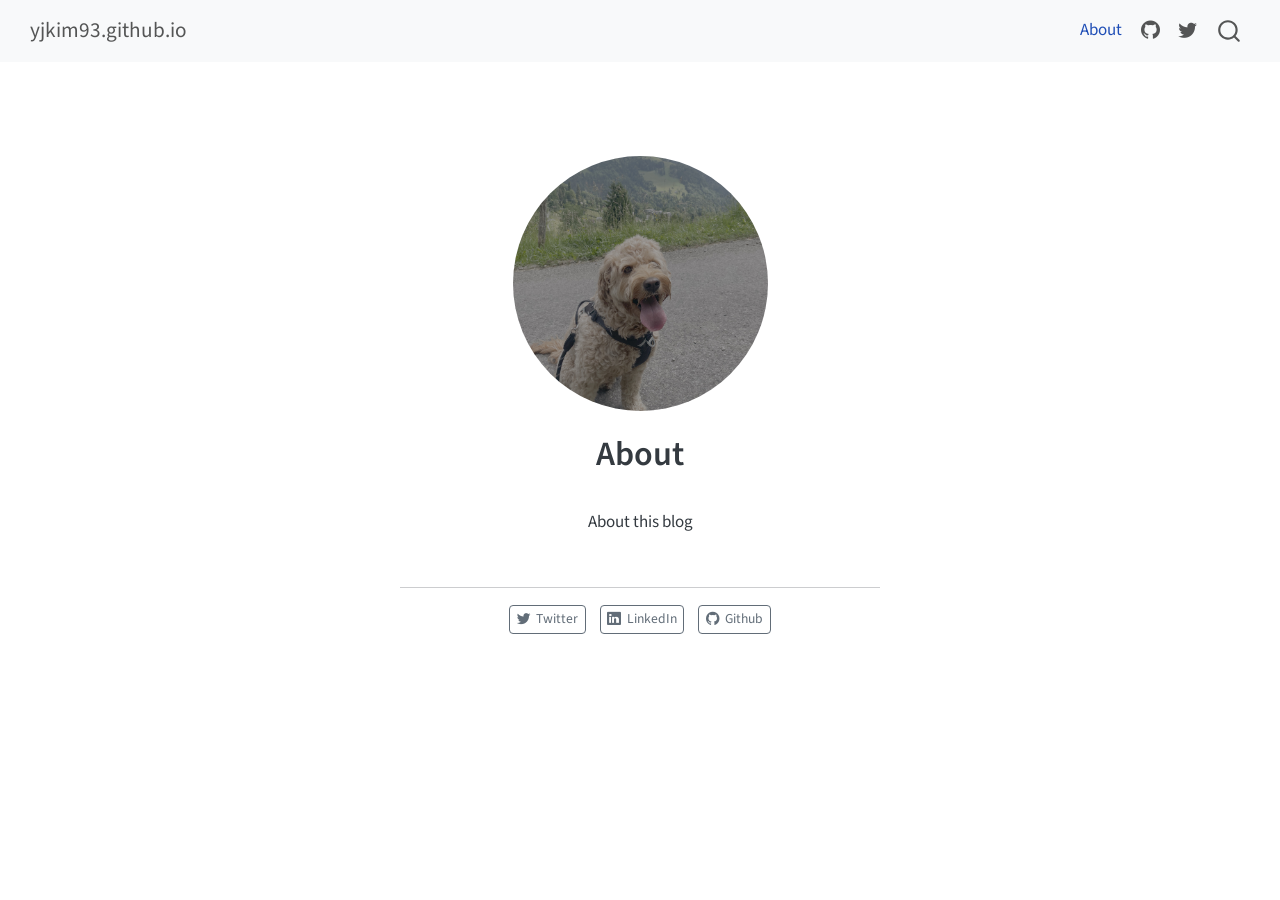
<file: docs/about.html>
<!DOCTYPE html>
<html xmlns="http://www.w3.org/1999/xhtml" lang="en" xml:lang="en"><head>

<meta charset="utf-8">
<meta name="generator" content="quarto-1.7.32">

<meta name="viewport" content="width=device-width, initial-scale=1.0, user-scalable=yes">


<title>About – yjkim93.github.io</title>
<style>
code{white-space: pre-wrap;}
span.smallcaps{font-variant: small-caps;}
div.columns{display: flex; gap: min(4vw, 1.5em);}
div.column{flex: auto; overflow-x: auto;}
div.hanging-indent{margin-left: 1.5em; text-indent: -1.5em;}
ul.task-list{list-style: none;}
ul.task-list li input[type="checkbox"] {
  width: 0.8em;
  margin: 0 0.8em 0.2em -1em; /* quarto-specific, see https://github.com/quarto-dev/quarto-cli/issues/4556 */ 
  vertical-align: middle;
}
</style>


<script src="site_libs/quarto-nav/quarto-nav.js"></script>
<script src="site_libs/quarto-nav/headroom.min.js"></script>
<script src="site_libs/clipboard/clipboard.min.js"></script>
<script src="site_libs/quarto-search/autocomplete.umd.js"></script>
<script src="site_libs/quarto-search/fuse.min.js"></script>
<script src="site_libs/quarto-search/quarto-search.js"></script>
<meta name="quarto:offset" content="./">
<script src="site_libs/quarto-html/quarto.js" type="module"></script>
<script src="site_libs/quarto-html/tabsets/tabsets.js" type="module"></script>
<script src="site_libs/quarto-html/popper.min.js"></script>
<script src="site_libs/quarto-html/tippy.umd.min.js"></script>
<link href="site_libs/quarto-html/tippy.css" rel="stylesheet">
<link href="site_libs/quarto-html/quarto-syntax-highlighting-37eea08aefeeee20ff55810ff984fec1.css" rel="stylesheet" id="quarto-text-highlighting-styles">
<script src="site_libs/bootstrap/bootstrap.min.js"></script>
<link href="site_libs/bootstrap/bootstrap-icons.css" rel="stylesheet">
<link href="site_libs/bootstrap/bootstrap-5003b3844d230cd87567daf97c81700b.min.css" rel="stylesheet" append-hash="true" id="quarto-bootstrap" data-mode="light">
<script id="quarto-search-options" type="application/json">{
  "location": "navbar",
  "copy-button": false,
  "collapse-after": 3,
  "panel-placement": "end",
  "type": "overlay",
  "limit": 50,
  "keyboard-shortcut": [
    "f",
    "/",
    "s"
  ],
  "show-item-context": false,
  "language": {
    "search-no-results-text": "No results",
    "search-matching-documents-text": "matching documents",
    "search-copy-link-title": "Copy link to search",
    "search-hide-matches-text": "Hide additional matches",
    "search-more-match-text": "more match in this document",
    "search-more-matches-text": "more matches in this document",
    "search-clear-button-title": "Clear",
    "search-text-placeholder": "",
    "search-detached-cancel-button-title": "Cancel",
    "search-submit-button-title": "Submit",
    "search-label": "Search"
  }
}</script>


<link rel="stylesheet" href="styles.css">
</head>

<body class="nav-fixed fullcontent quarto-light">

<div id="quarto-search-results"></div>
  <header id="quarto-header" class="headroom fixed-top">
    <nav class="navbar navbar-expand-lg " data-bs-theme="dark">
      <div class="navbar-container container-fluid">
      <div class="navbar-brand-container mx-auto">
    <a class="navbar-brand" href="./index.html">
    <span class="navbar-title">yjkim93.github.io</span>
    </a>
  </div>
            <div id="quarto-search" class="" title="Search"></div>
          <button class="navbar-toggler" type="button" data-bs-toggle="collapse" data-bs-target="#navbarCollapse" aria-controls="navbarCollapse" role="menu" aria-expanded="false" aria-label="Toggle navigation" onclick="if (window.quartoToggleHeadroom) { window.quartoToggleHeadroom(); }">
  <span class="navbar-toggler-icon"></span>
</button>
          <div class="collapse navbar-collapse" id="navbarCollapse">
            <ul class="navbar-nav navbar-nav-scroll ms-auto">
  <li class="nav-item">
    <a class="nav-link active" href="./about.html" aria-current="page"> 
<span class="menu-text">About</span></a>
  </li>  
  <li class="nav-item compact">
    <a class="nav-link" href="https://github.com/"> <i class="bi bi-github" role="img">
</i> 
<span class="menu-text"></span></a>
  </li>  
  <li class="nav-item compact">
    <a class="nav-link" href="https://twitter.com"> <i class="bi bi-twitter" role="img">
</i> 
<span class="menu-text"></span></a>
  </li>  
</ul>
          </div> <!-- /navcollapse -->
            <div class="quarto-navbar-tools">
</div>
      </div> <!-- /container-fluid -->
    </nav>
</header>
<!-- content -->
<div id="quarto-content" class="quarto-container page-columns page-rows-contents page-layout-article page-navbar">
<!-- sidebar -->
<!-- margin-sidebar -->
    
<!-- main -->
<div class="quarto-about-jolla">
  <img src="profile.jpg" class="about-image
  round " style="height: 15em; width: 15em;">
 <header id="title-block-header" class="quarto-title-block default">
<div class="quarto-title">
<h1 class="title">About</h1>
</div>
<div class="quarto-title-meta">
  </div>
</header><main class="content" id="quarto-document-content">
<p>About this blog</p>


</main> 
  <hr class="about-sep">
   <div class="about-links">
  <a href="https://twitter.com" class="about-link" rel="" target="">
    <i class="bi bi-twitter"></i>
     <span class="about-link-text">Twitter</span>
  </a>
  <a href="https://linkedin.com" class="about-link" rel="" target="">
    <i class="bi bi-linkedin"></i>
     <span class="about-link-text">LinkedIn</span>
  </a>
  <a href="https://github.com" class="about-link" rel="" target="">
    <i class="bi bi-github"></i>
     <span class="about-link-text">Github</span>
  </a>
</div>
</div>
 <!-- /main -->
<script id="quarto-html-after-body" type="application/javascript">
  window.document.addEventListener("DOMContentLoaded", function (event) {
    const isCodeAnnotation = (el) => {
      for (const clz of el.classList) {
        if (clz.startsWith('code-annotation-')) {                     
          return true;
        }
      }
      return false;
    }
    const onCopySuccess = function(e) {
      // button target
      const button = e.trigger;
      // don't keep focus
      button.blur();
      // flash "checked"
      button.classList.add('code-copy-button-checked');
      var currentTitle = button.getAttribute("title");
      button.setAttribute("title", "Copied!");
      let tooltip;
      if (window.bootstrap) {
        button.setAttribute("data-bs-toggle", "tooltip");
        button.setAttribute("data-bs-placement", "left");
        button.setAttribute("data-bs-title", "Copied!");
        tooltip = new bootstrap.Tooltip(button, 
          { trigger: "manual", 
            customClass: "code-copy-button-tooltip",
            offset: [0, -8]});
        tooltip.show();    
      }
      setTimeout(function() {
        if (tooltip) {
          tooltip.hide();
          button.removeAttribute("data-bs-title");
          button.removeAttribute("data-bs-toggle");
          button.removeAttribute("data-bs-placement");
        }
        button.setAttribute("title", currentTitle);
        button.classList.remove('code-copy-button-checked');
      }, 1000);
      // clear code selection
      e.clearSelection();
    }
    const getTextToCopy = function(trigger) {
        const codeEl = trigger.previousElementSibling.cloneNode(true);
        for (const childEl of codeEl.children) {
          if (isCodeAnnotation(childEl)) {
            childEl.remove();
          }
        }
        return codeEl.innerText;
    }
    const clipboard = new window.ClipboardJS('.code-copy-button:not([data-in-quarto-modal])', {
      text: getTextToCopy
    });
    clipboard.on('success', onCopySuccess);
    if (window.document.getElementById('quarto-embedded-source-code-modal')) {
      const clipboardModal = new window.ClipboardJS('.code-copy-button[data-in-quarto-modal]', {
        text: getTextToCopy,
        container: window.document.getElementById('quarto-embedded-source-code-modal')
      });
      clipboardModal.on('success', onCopySuccess);
    }
      var localhostRegex = new RegExp(/^(?:http|https):\/\/localhost\:?[0-9]*\//);
      var mailtoRegex = new RegExp(/^mailto:/);
        var filterRegex = new RegExp('/' + window.location.host + '/');
      var isInternal = (href) => {
          return filterRegex.test(href) || localhostRegex.test(href) || mailtoRegex.test(href);
      }
      // Inspect non-navigation links and adorn them if external
     var links = window.document.querySelectorAll('a[href]:not(.nav-link):not(.navbar-brand):not(.toc-action):not(.sidebar-link):not(.sidebar-item-toggle):not(.pagination-link):not(.no-external):not([aria-hidden]):not(.dropdown-item):not(.quarto-navigation-tool):not(.about-link)');
      for (var i=0; i<links.length; i++) {
        const link = links[i];
        if (!isInternal(link.href)) {
          // undo the damage that might have been done by quarto-nav.js in the case of
          // links that we want to consider external
          if (link.dataset.originalHref !== undefined) {
            link.href = link.dataset.originalHref;
          }
        }
      }
    function tippyHover(el, contentFn, onTriggerFn, onUntriggerFn) {
      const config = {
        allowHTML: true,
        maxWidth: 500,
        delay: 100,
        arrow: false,
        appendTo: function(el) {
            return el.parentElement;
        },
        interactive: true,
        interactiveBorder: 10,
        theme: 'quarto',
        placement: 'bottom-start',
      };
      if (contentFn) {
        config.content = contentFn;
      }
      if (onTriggerFn) {
        config.onTrigger = onTriggerFn;
      }
      if (onUntriggerFn) {
        config.onUntrigger = onUntriggerFn;
      }
      window.tippy(el, config); 
    }
    const noterefs = window.document.querySelectorAll('a[role="doc-noteref"]');
    for (var i=0; i<noterefs.length; i++) {
      const ref = noterefs[i];
      tippyHover(ref, function() {
        // use id or data attribute instead here
        let href = ref.getAttribute('data-footnote-href') || ref.getAttribute('href');
        try { href = new URL(href).hash; } catch {}
        const id = href.replace(/^#\/?/, "");
        const note = window.document.getElementById(id);
        if (note) {
          return note.innerHTML;
        } else {
          return "";
        }
      });
    }
    const xrefs = window.document.querySelectorAll('a.quarto-xref');
    const processXRef = (id, note) => {
      // Strip column container classes
      const stripColumnClz = (el) => {
        el.classList.remove("page-full", "page-columns");
        if (el.children) {
          for (const child of el.children) {
            stripColumnClz(child);
          }
        }
      }
      stripColumnClz(note)
      if (id === null || id.startsWith('sec-')) {
        // Special case sections, only their first couple elements
        const container = document.createElement("div");
        if (note.children && note.children.length > 2) {
          container.appendChild(note.children[0].cloneNode(true));
          for (let i = 1; i < note.children.length; i++) {
            const child = note.children[i];
            if (child.tagName === "P" && child.innerText === "") {
              continue;
            } else {
              container.appendChild(child.cloneNode(true));
              break;
            }
          }
          if (window.Quarto?.typesetMath) {
            window.Quarto.typesetMath(container);
          }
          return container.innerHTML
        } else {
          if (window.Quarto?.typesetMath) {
            window.Quarto.typesetMath(note);
          }
          return note.innerHTML;
        }
      } else {
        // Remove any anchor links if they are present
        const anchorLink = note.querySelector('a.anchorjs-link');
        if (anchorLink) {
          anchorLink.remove();
        }
        if (window.Quarto?.typesetMath) {
          window.Quarto.typesetMath(note);
        }
        if (note.classList.contains("callout")) {
          return note.outerHTML;
        } else {
          return note.innerHTML;
        }
      }
    }
    for (var i=0; i<xrefs.length; i++) {
      const xref = xrefs[i];
      tippyHover(xref, undefined, function(instance) {
        instance.disable();
        let url = xref.getAttribute('href');
        let hash = undefined; 
        if (url.startsWith('#')) {
          hash = url;
        } else {
          try { hash = new URL(url).hash; } catch {}
        }
        if (hash) {
          const id = hash.replace(/^#\/?/, "");
          const note = window.document.getElementById(id);
          if (note !== null) {
            try {
              const html = processXRef(id, note.cloneNode(true));
              instance.setContent(html);
            } finally {
              instance.enable();
              instance.show();
            }
          } else {
            // See if we can fetch this
            fetch(url.split('#')[0])
            .then(res => res.text())
            .then(html => {
              const parser = new DOMParser();
              const htmlDoc = parser.parseFromString(html, "text/html");
              const note = htmlDoc.getElementById(id);
              if (note !== null) {
                const html = processXRef(id, note);
                instance.setContent(html);
              } 
            }).finally(() => {
              instance.enable();
              instance.show();
            });
          }
        } else {
          // See if we can fetch a full url (with no hash to target)
          // This is a special case and we should probably do some content thinning / targeting
          fetch(url)
          .then(res => res.text())
          .then(html => {
            const parser = new DOMParser();
            const htmlDoc = parser.parseFromString(html, "text/html");
            const note = htmlDoc.querySelector('main.content');
            if (note !== null) {
              // This should only happen for chapter cross references
              // (since there is no id in the URL)
              // remove the first header
              if (note.children.length > 0 && note.children[0].tagName === "HEADER") {
                note.children[0].remove();
              }
              const html = processXRef(null, note);
              instance.setContent(html);
            } 
          }).finally(() => {
            instance.enable();
            instance.show();
          });
        }
      }, function(instance) {
      });
    }
        let selectedAnnoteEl;
        const selectorForAnnotation = ( cell, annotation) => {
          let cellAttr = 'data-code-cell="' + cell + '"';
          let lineAttr = 'data-code-annotation="' +  annotation + '"';
          const selector = 'span[' + cellAttr + '][' + lineAttr + ']';
          return selector;
        }
        const selectCodeLines = (annoteEl) => {
          const doc = window.document;
          const targetCell = annoteEl.getAttribute("data-target-cell");
          const targetAnnotation = annoteEl.getAttribute("data-target-annotation");
          const annoteSpan = window.document.querySelector(selectorForAnnotation(targetCell, targetAnnotation));
          const lines = annoteSpan.getAttribute("data-code-lines").split(",");
          const lineIds = lines.map((line) => {
            return targetCell + "-" + line;
          })
          let top = null;
          let height = null;
          let parent = null;
          if (lineIds.length > 0) {
              //compute the position of the single el (top and bottom and make a div)
              const el = window.document.getElementById(lineIds[0]);
              top = el.offsetTop;
              height = el.offsetHeight;
              parent = el.parentElement.parentElement;
            if (lineIds.length > 1) {
              const lastEl = window.document.getElementById(lineIds[lineIds.length - 1]);
              const bottom = lastEl.offsetTop + lastEl.offsetHeight;
              height = bottom - top;
            }
            if (top !== null && height !== null && parent !== null) {
              // cook up a div (if necessary) and position it 
              let div = window.document.getElementById("code-annotation-line-highlight");
              if (div === null) {
                div = window.document.createElement("div");
                div.setAttribute("id", "code-annotation-line-highlight");
                div.style.position = 'absolute';
                parent.appendChild(div);
              }
              div.style.top = top - 2 + "px";
              div.style.height = height + 4 + "px";
              div.style.left = 0;
              let gutterDiv = window.document.getElementById("code-annotation-line-highlight-gutter");
              if (gutterDiv === null) {
                gutterDiv = window.document.createElement("div");
                gutterDiv.setAttribute("id", "code-annotation-line-highlight-gutter");
                gutterDiv.style.position = 'absolute';
                const codeCell = window.document.getElementById(targetCell);
                const gutter = codeCell.querySelector('.code-annotation-gutter');
                gutter.appendChild(gutterDiv);
              }
              gutterDiv.style.top = top - 2 + "px";
              gutterDiv.style.height = height + 4 + "px";
            }
            selectedAnnoteEl = annoteEl;
          }
        };
        const unselectCodeLines = () => {
          const elementsIds = ["code-annotation-line-highlight", "code-annotation-line-highlight-gutter"];
          elementsIds.forEach((elId) => {
            const div = window.document.getElementById(elId);
            if (div) {
              div.remove();
            }
          });
          selectedAnnoteEl = undefined;
        };
          // Handle positioning of the toggle
      window.addEventListener(
        "resize",
        throttle(() => {
          elRect = undefined;
          if (selectedAnnoteEl) {
            selectCodeLines(selectedAnnoteEl);
          }
        }, 10)
      );
      function throttle(fn, ms) {
      let throttle = false;
      let timer;
        return (...args) => {
          if(!throttle) { // first call gets through
              fn.apply(this, args);
              throttle = true;
          } else { // all the others get throttled
              if(timer) clearTimeout(timer); // cancel #2
              timer = setTimeout(() => {
                fn.apply(this, args);
                timer = throttle = false;
              }, ms);
          }
        };
      }
        // Attach click handler to the DT
        const annoteDls = window.document.querySelectorAll('dt[data-target-cell]');
        for (const annoteDlNode of annoteDls) {
          annoteDlNode.addEventListener('click', (event) => {
            const clickedEl = event.target;
            if (clickedEl !== selectedAnnoteEl) {
              unselectCodeLines();
              const activeEl = window.document.querySelector('dt[data-target-cell].code-annotation-active');
              if (activeEl) {
                activeEl.classList.remove('code-annotation-active');
              }
              selectCodeLines(clickedEl);
              clickedEl.classList.add('code-annotation-active');
            } else {
              // Unselect the line
              unselectCodeLines();
              clickedEl.classList.remove('code-annotation-active');
            }
          });
        }
    const findCites = (el) => {
      const parentEl = el.parentElement;
      if (parentEl) {
        const cites = parentEl.dataset.cites;
        if (cites) {
          return {
            el,
            cites: cites.split(' ')
          };
        } else {
          return findCites(el.parentElement)
        }
      } else {
        return undefined;
      }
    };
    var bibliorefs = window.document.querySelectorAll('a[role="doc-biblioref"]');
    for (var i=0; i<bibliorefs.length; i++) {
      const ref = bibliorefs[i];
      const citeInfo = findCites(ref);
      if (citeInfo) {
        tippyHover(citeInfo.el, function() {
          var popup = window.document.createElement('div');
          citeInfo.cites.forEach(function(cite) {
            var citeDiv = window.document.createElement('div');
            citeDiv.classList.add('hanging-indent');
            citeDiv.classList.add('csl-entry');
            var biblioDiv = window.document.getElementById('ref-' + cite);
            if (biblioDiv) {
              citeDiv.innerHTML = biblioDiv.innerHTML;
            }
            popup.appendChild(citeDiv);
          });
          return popup.innerHTML;
        });
      }
    }
  });
  </script>
</div> <!-- /content -->




</body></html>
</file>
<file: docs/site_libs/quarto-html/tippy.css>
.tippy-box[data-animation=fade][data-state=hidden]{opacity:0}[data-tippy-root]{max-width:calc(100vw - 10px)}.tippy-box{position:relative;background-color:#333;color:#fff;border-radius:4px;font-size:14px;line-height:1.4;white-space:normal;outline:0;transition-property:transform,visibility,opacity}.tippy-box[data-placement^=top]>.tippy-arrow{bottom:0}.tippy-box[data-placement^=top]>.tippy-arrow:before{bottom:-7px;left:0;border-width:8px 8px 0;border-top-color:initial;transform-origin:center top}.tippy-box[data-placement^=bottom]>.tippy-arrow{top:0}.tippy-box[data-placement^=bottom]>.tippy-arrow:before{top:-7px;left:0;border-width:0 8px 8px;border-bottom-color:initial;transform-origin:center bottom}.tippy-box[data-placement^=left]>.tippy-arrow{right:0}.tippy-box[data-placement^=left]>.tippy-arrow:before{border-width:8px 0 8px 8px;border-left-color:initial;right:-7px;transform-origin:center left}.tippy-box[data-placement^=right]>.tippy-arrow{left:0}.tippy-box[data-placement^=right]>.tippy-arrow:before{left:-7px;border-width:8px 8px 8px 0;border-right-color:initial;transform-origin:center right}.tippy-box[data-inertia][data-state=visible]{transition-timing-function:cubic-bezier(.54,1.5,.38,1.11)}.tippy-arrow{width:16px;height:16px;color:#333}.tippy-arrow:before{content:"";position:absolute;border-color:transparent;border-style:solid}.tippy-content{position:relative;padding:5px 9px;z-index:1}
</file>
<file: docs/site_libs/quarto-html/quarto-syntax-highlighting.css>
/* quarto syntax highlight colors */
:root {
  --quarto-hl-ot-color: #003B4F;
  --quarto-hl-at-color: #657422;
  --quarto-hl-ss-color: #20794D;
  --quarto-hl-an-color: #5E5E5E;
  --quarto-hl-fu-color: #4758AB;
  --quarto-hl-st-color: #20794D;
  --quarto-hl-cf-color: #003B4F;
  --quarto-hl-op-color: #5E5E5E;
  --quarto-hl-er-color: #AD0000;
  --quarto-hl-bn-color: #AD0000;
  --quarto-hl-al-color: #AD0000;
  --quarto-hl-va-color: #111111;
  --quarto-hl-bu-color: inherit;
  --quarto-hl-ex-color: inherit;
  --quarto-hl-pp-color: #AD0000;
  --quarto-hl-in-color: #5E5E5E;
  --quarto-hl-vs-color: #20794D;
  --quarto-hl-wa-color: #5E5E5E;
  --quarto-hl-do-color: #5E5E5E;
  --quarto-hl-im-color: #00769E;
  --quarto-hl-ch-color: #20794D;
  --quarto-hl-dt-color: #AD0000;
  --quarto-hl-fl-color: #AD0000;
  --quarto-hl-co-color: #5E5E5E;
  --quarto-hl-cv-color: #5E5E5E;
  --quarto-hl-cn-color: #8f5902;
  --quarto-hl-sc-color: #5E5E5E;
  --quarto-hl-dv-color: #AD0000;
  --quarto-hl-kw-color: #003B4F;
}

/* other quarto variables */
:root {
  --quarto-font-monospace: SFMono-Regular, Menlo, Monaco, Consolas, "Liberation Mono", "Courier New", monospace;
}

pre > code.sourceCode > span {
  color: #003B4F;
}

code span {
  color: #003B4F;
}

code.sourceCode > span {
  color: #003B4F;
}

div.sourceCode,
div.sourceCode pre.sourceCode {
  color: #003B4F;
}

code span.ot {
  color: #003B4F;
  font-style: inherit;
}

code span.at {
  color: #657422;
  font-style: inherit;
}

code span.ss {
  color: #20794D;
  font-style: inherit;
}

code span.an {
  color: #5E5E5E;
  font-style: inherit;
}

code span.fu {
  color: #4758AB;
  font-style: inherit;
}

code span.st {
  color: #20794D;
  font-style: inherit;
}

code span.cf {
  color: #003B4F;
  font-style: inherit;
}

code span.op {
  color: #5E5E5E;
  font-style: inherit;
}

code span.er {
  color: #AD0000;
  font-style: inherit;
}

code span.bn {
  color: #AD0000;
  font-style: inherit;
}

code span.al {
  color: #AD0000;
  font-style: inherit;
}

code span.va {
  color: #111111;
  font-style: inherit;
}

code span.bu {
  font-style: inherit;
}

code span.ex {
  font-style: inherit;
}

code span.pp {
  color: #AD0000;
  font-style: inherit;
}

code span.in {
  color: #5E5E5E;
  font-style: inherit;
}

code span.vs {
  color: #20794D;
  font-style: inherit;
}

code span.wa {
  color: #5E5E5E;
  font-style: italic;
}

code span.do {
  color: #5E5E5E;
  font-style: italic;
}

code span.im {
  color: #00769E;
  font-style: inherit;
}

code span.ch {
  color: #20794D;
  font-style: inherit;
}

code span.dt {
  color: #AD0000;
  font-style: inherit;
}

code span.fl {
  color: #AD0000;
  font-style: inherit;
}

code span.co {
  color: #5E5E5E;
  font-style: inherit;
}

code span.cv {
  color: #5E5E5E;
  font-style: italic;
}

code span.cn {
  color: #8f5902;
  font-style: inherit;
}

code span.sc {
  color: #5E5E5E;
  font-style: inherit;
}

code span.dv {
  color: #AD0000;
  font-style: inherit;
}

code span.kw {
  color: #003B4F;
  font-style: inherit;
}

.prevent-inlining {
  content: "</";
}

/*# sourceMappingURL=debc5d5d77c3f9108843748ff7464032.css.map */
</file>
<file: docs/styles.css>
/* css styles */
</file>
<file: docs/site_libs/quarto-html/quarto-syntax-highlighting-37eea08aefeeee20ff55810ff984fec1.css>
/* quarto syntax highlight colors */
:root {
  --quarto-hl-ot-color: #003B4F;
  --quarto-hl-at-color: #657422;
  --quarto-hl-ss-color: #20794D;
  --quarto-hl-an-color: #5E5E5E;
  --quarto-hl-fu-color: #4758AB;
  --quarto-hl-st-color: #20794D;
  --quarto-hl-cf-color: #003B4F;
  --quarto-hl-op-color: #5E5E5E;
  --quarto-hl-er-color: #AD0000;
  --quarto-hl-bn-color: #AD0000;
  --quarto-hl-al-color: #AD0000;
  --quarto-hl-va-color: #111111;
  --quarto-hl-bu-color: inherit;
  --quarto-hl-ex-color: inherit;
  --quarto-hl-pp-color: #AD0000;
  --quarto-hl-in-color: #5E5E5E;
  --quarto-hl-vs-color: #20794D;
  --quarto-hl-wa-color: #5E5E5E;
  --quarto-hl-do-color: #5E5E5E;
  --quarto-hl-im-color: #00769E;
  --quarto-hl-ch-color: #20794D;
  --quarto-hl-dt-color: #AD0000;
  --quarto-hl-fl-color: #AD0000;
  --quarto-hl-co-color: #5E5E5E;
  --quarto-hl-cv-color: #5E5E5E;
  --quarto-hl-cn-color: #8f5902;
  --quarto-hl-sc-color: #5E5E5E;
  --quarto-hl-dv-color: #AD0000;
  --quarto-hl-kw-color: #003B4F;
}

/* other quarto variables */
:root {
  --quarto-font-monospace: SFMono-Regular, Menlo, Monaco, Consolas, "Liberation Mono", "Courier New", monospace;
}

/* syntax highlight based on Pandoc's rules */
pre > code.sourceCode > span {
  color: #003B4F;
}

code.sourceCode > span {
  color: #003B4F;
}

div.sourceCode,
div.sourceCode pre.sourceCode {
  color: #003B4F;
}

/* Normal */
code span {
  color: #003B4F;
}

/* Alert */
code span.al {
  color: #AD0000;
  font-style: inherit;
}

/* Annotation */
code span.an {
  color: #5E5E5E;
  font-style: inherit;
}

/* Attribute */
code span.at {
  color: #657422;
  font-style: inherit;
}

/* BaseN */
code span.bn {
  color: #AD0000;
  font-style: inherit;
}

/* BuiltIn */
code span.bu {
  font-style: inherit;
}

/* ControlFlow */
code span.cf {
  color: #003B4F;
  font-weight: bold;
  font-style: inherit;
}

/* Char */
code span.ch {
  color: #20794D;
  font-style: inherit;
}

/* Constant */
code span.cn {
  color: #8f5902;
  font-style: inherit;
}

/* Comment */
code span.co {
  color: #5E5E5E;
  font-style: inherit;
}

/* CommentVar */
code span.cv {
  color: #5E5E5E;
  font-style: italic;
}

/* Documentation */
code span.do {
  color: #5E5E5E;
  font-style: italic;
}

/* DataType */
code span.dt {
  color: #AD0000;
  font-style: inherit;
}

/* DecVal */
code span.dv {
  color: #AD0000;
  font-style: inherit;
}

/* Error */
code span.er {
  color: #AD0000;
  font-style: inherit;
}

/* Extension */
code span.ex {
  font-style: inherit;
}

/* Float */
code span.fl {
  color: #AD0000;
  font-style: inherit;
}

/* Function */
code span.fu {
  color: #4758AB;
  font-style: inherit;
}

/* Import */
code span.im {
  color: #00769E;
  font-style: inherit;
}

/* Information */
code span.in {
  color: #5E5E5E;
  font-style: inherit;
}

/* Keyword */
code span.kw {
  color: #003B4F;
  font-weight: bold;
  font-style: inherit;
}

/* Operator */
code span.op {
  color: #5E5E5E;
  font-style: inherit;
}

/* Other */
code span.ot {
  color: #003B4F;
  font-style: inherit;
}

/* Preprocessor */
code span.pp {
  color: #AD0000;
  font-style: inherit;
}

/* SpecialChar */
code span.sc {
  color: #5E5E5E;
  font-style: inherit;
}

/* SpecialString */
code span.ss {
  color: #20794D;
  font-style: inherit;
}

/* String */
code span.st {
  color: #20794D;
  font-style: inherit;
}

/* Variable */
code span.va {
  color: #111111;
  font-style: inherit;
}

/* VerbatimString */
code span.vs {
  color: #20794D;
  font-style: inherit;
}

/* Warning */
code span.wa {
  color: #5E5E5E;
  font-style: italic;
}

.prevent-inlining {
  content: "</";
}

/*# sourceMappingURL=27d3d809615f7771493d095567f04340.css.map */
</file>
